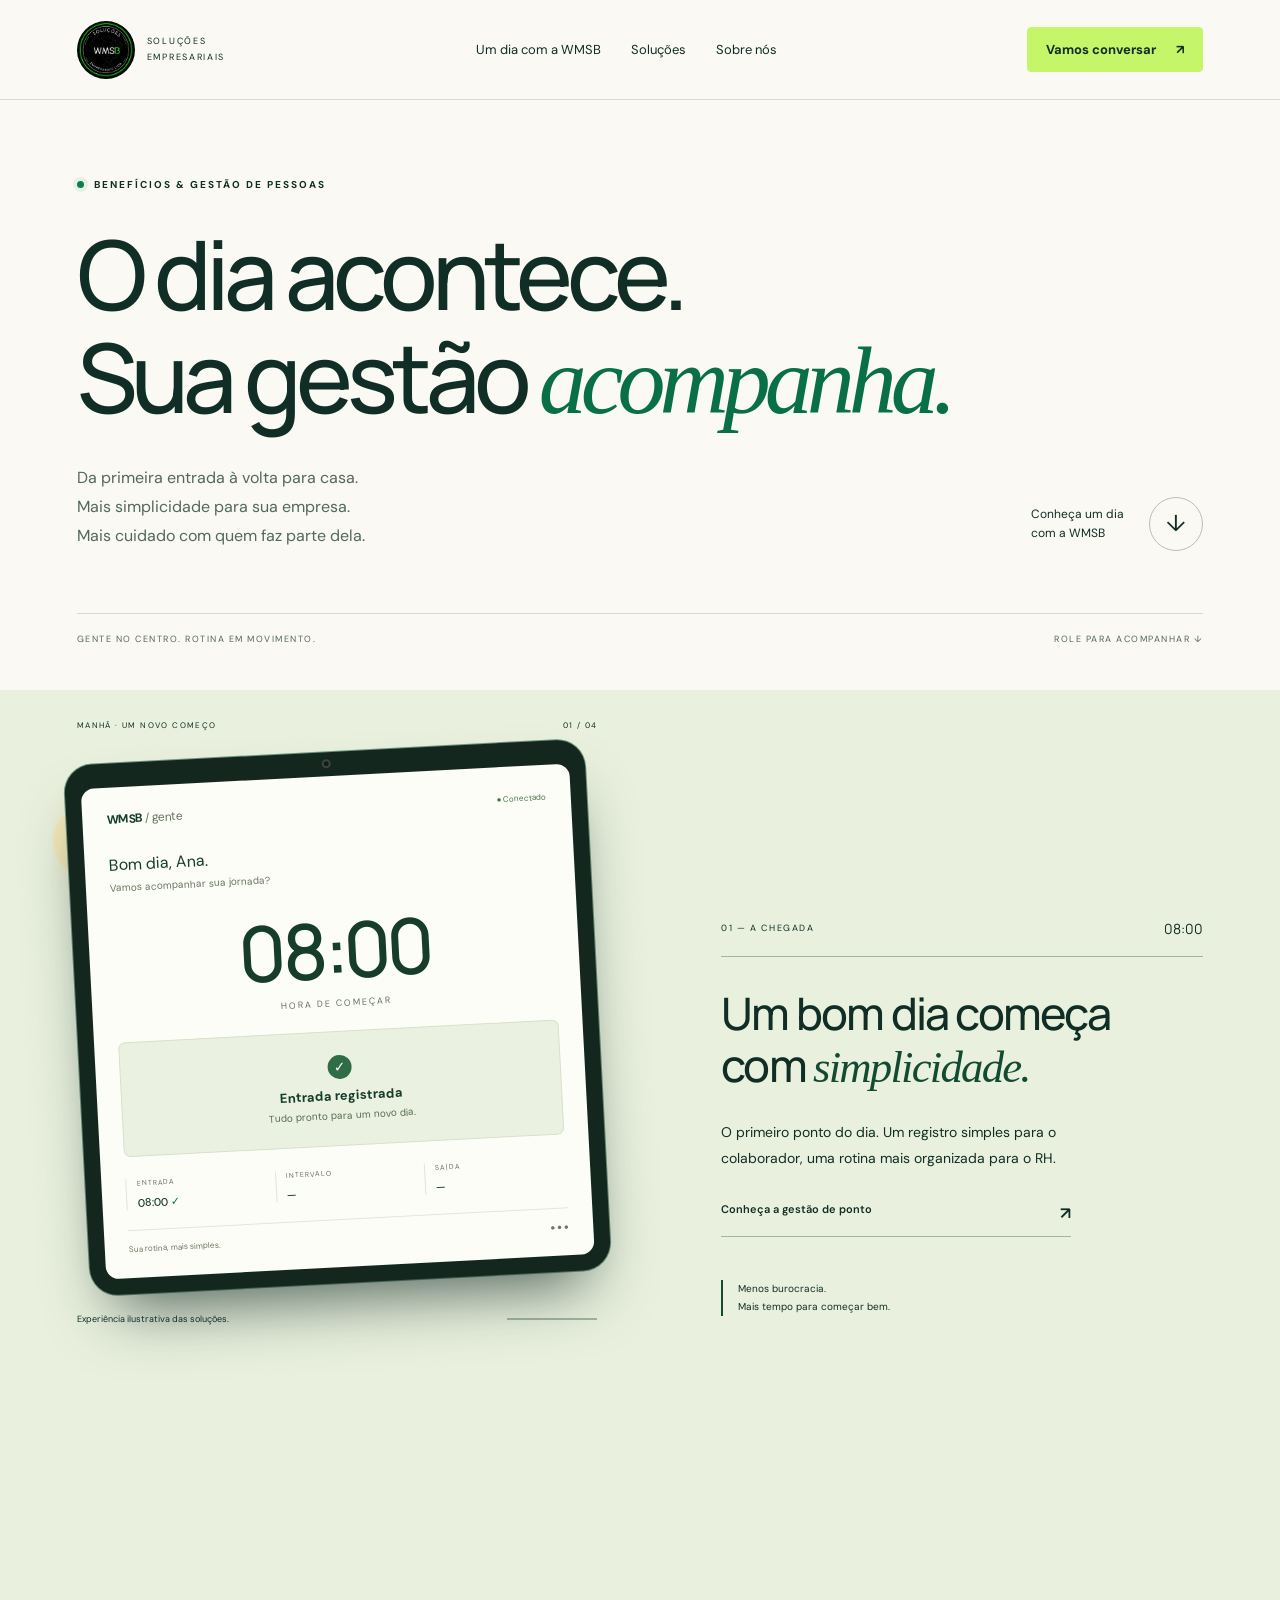
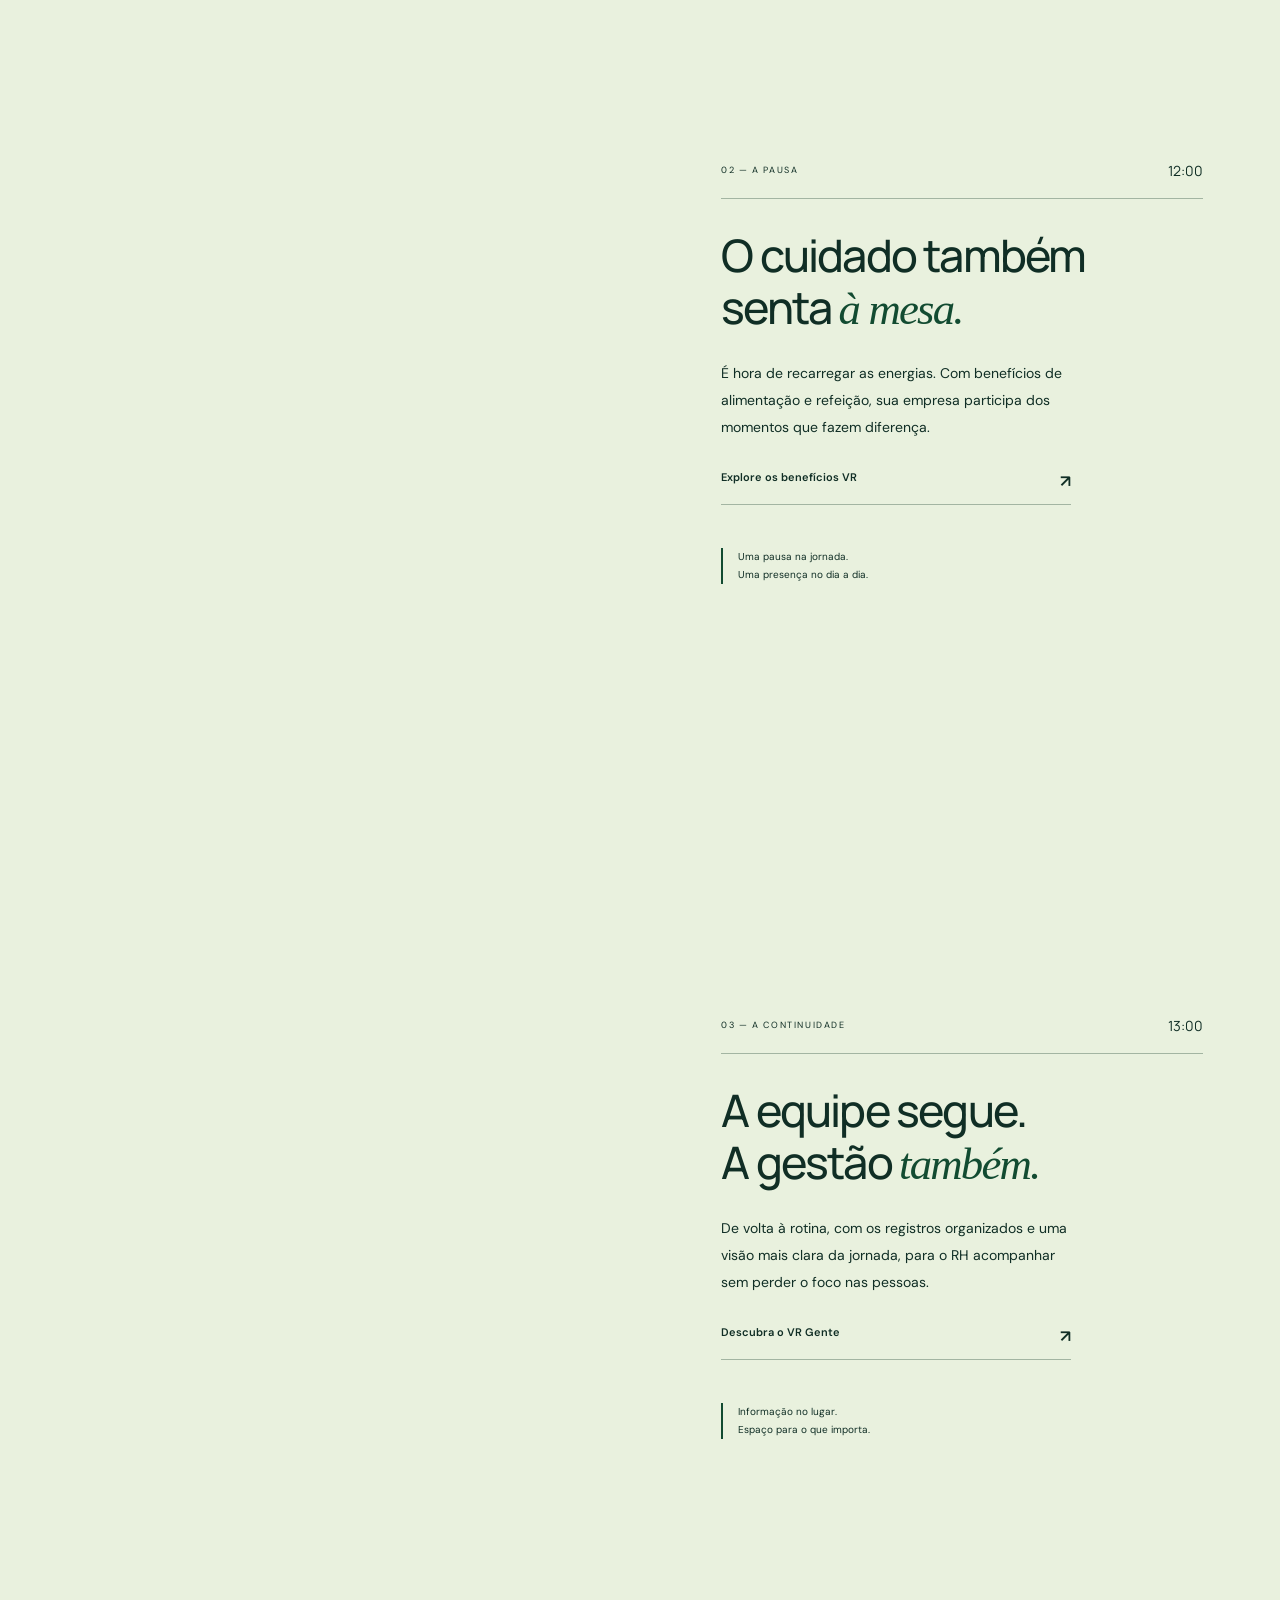
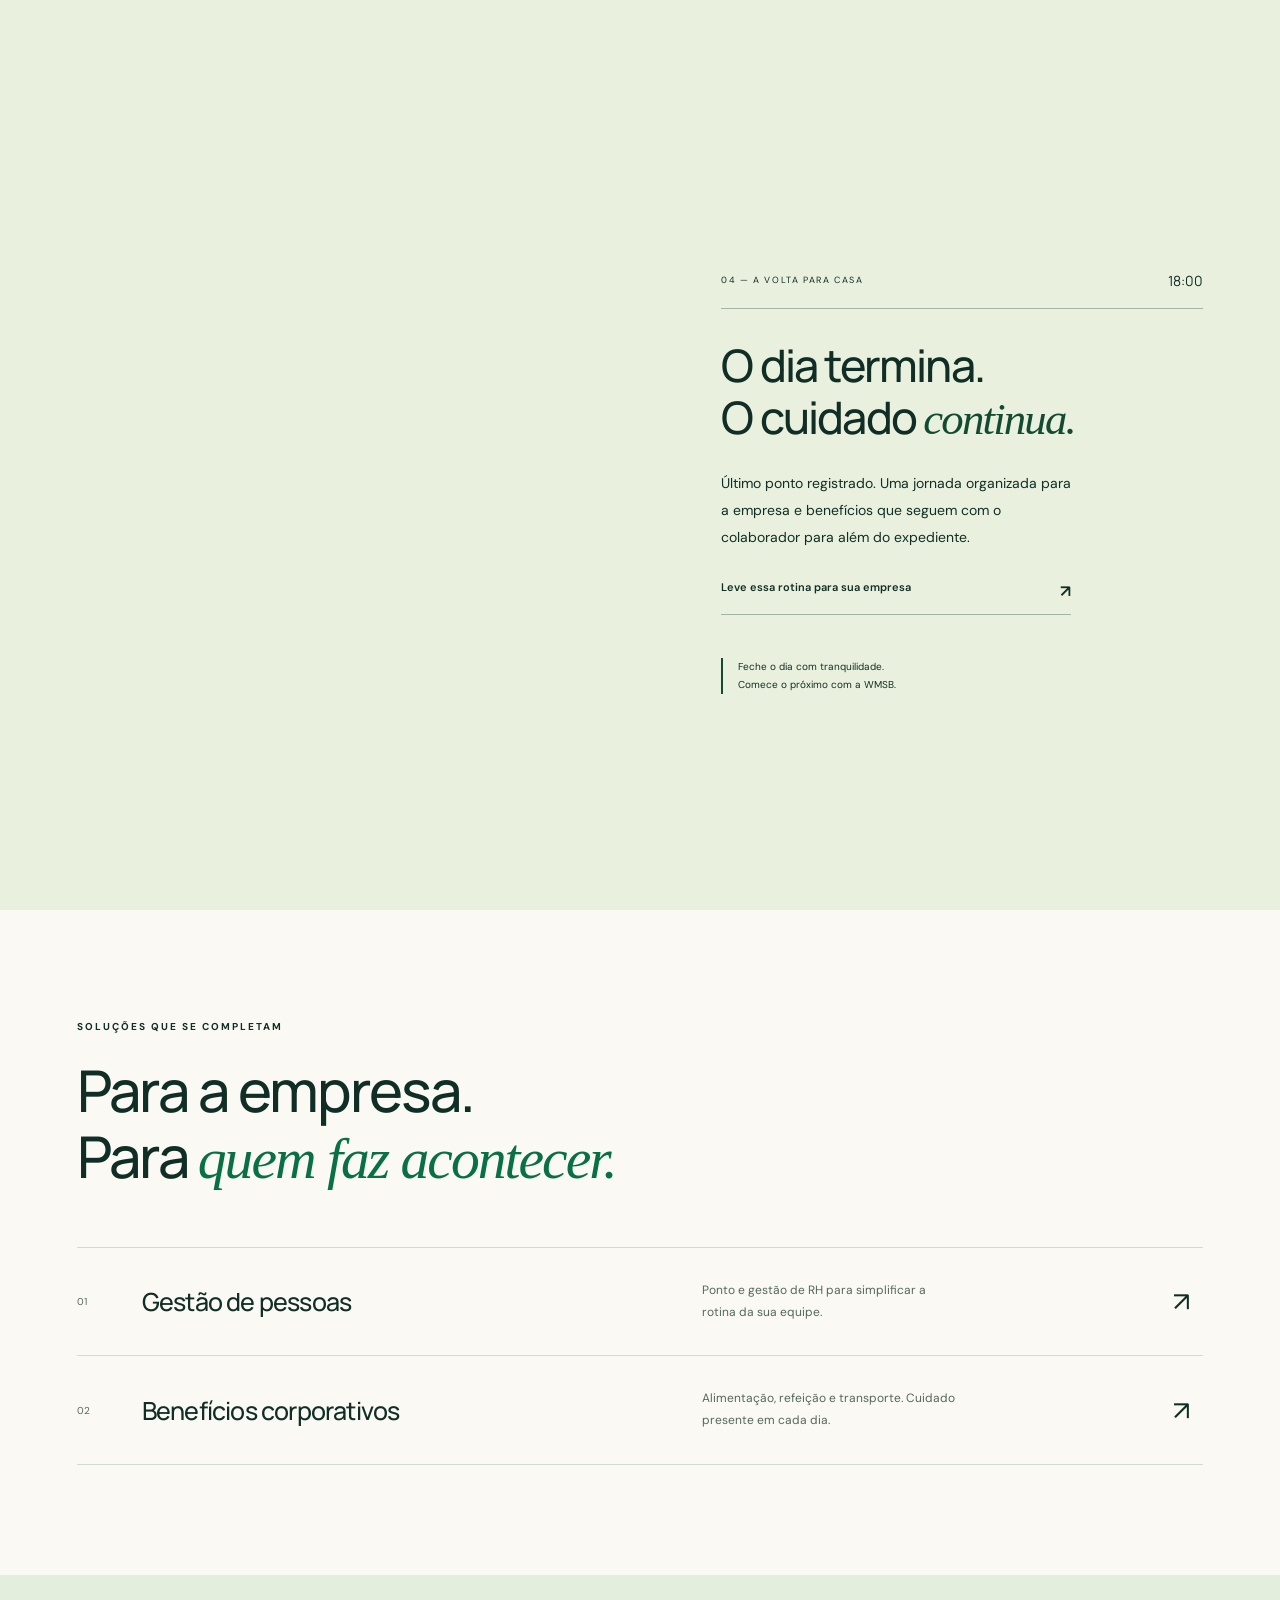
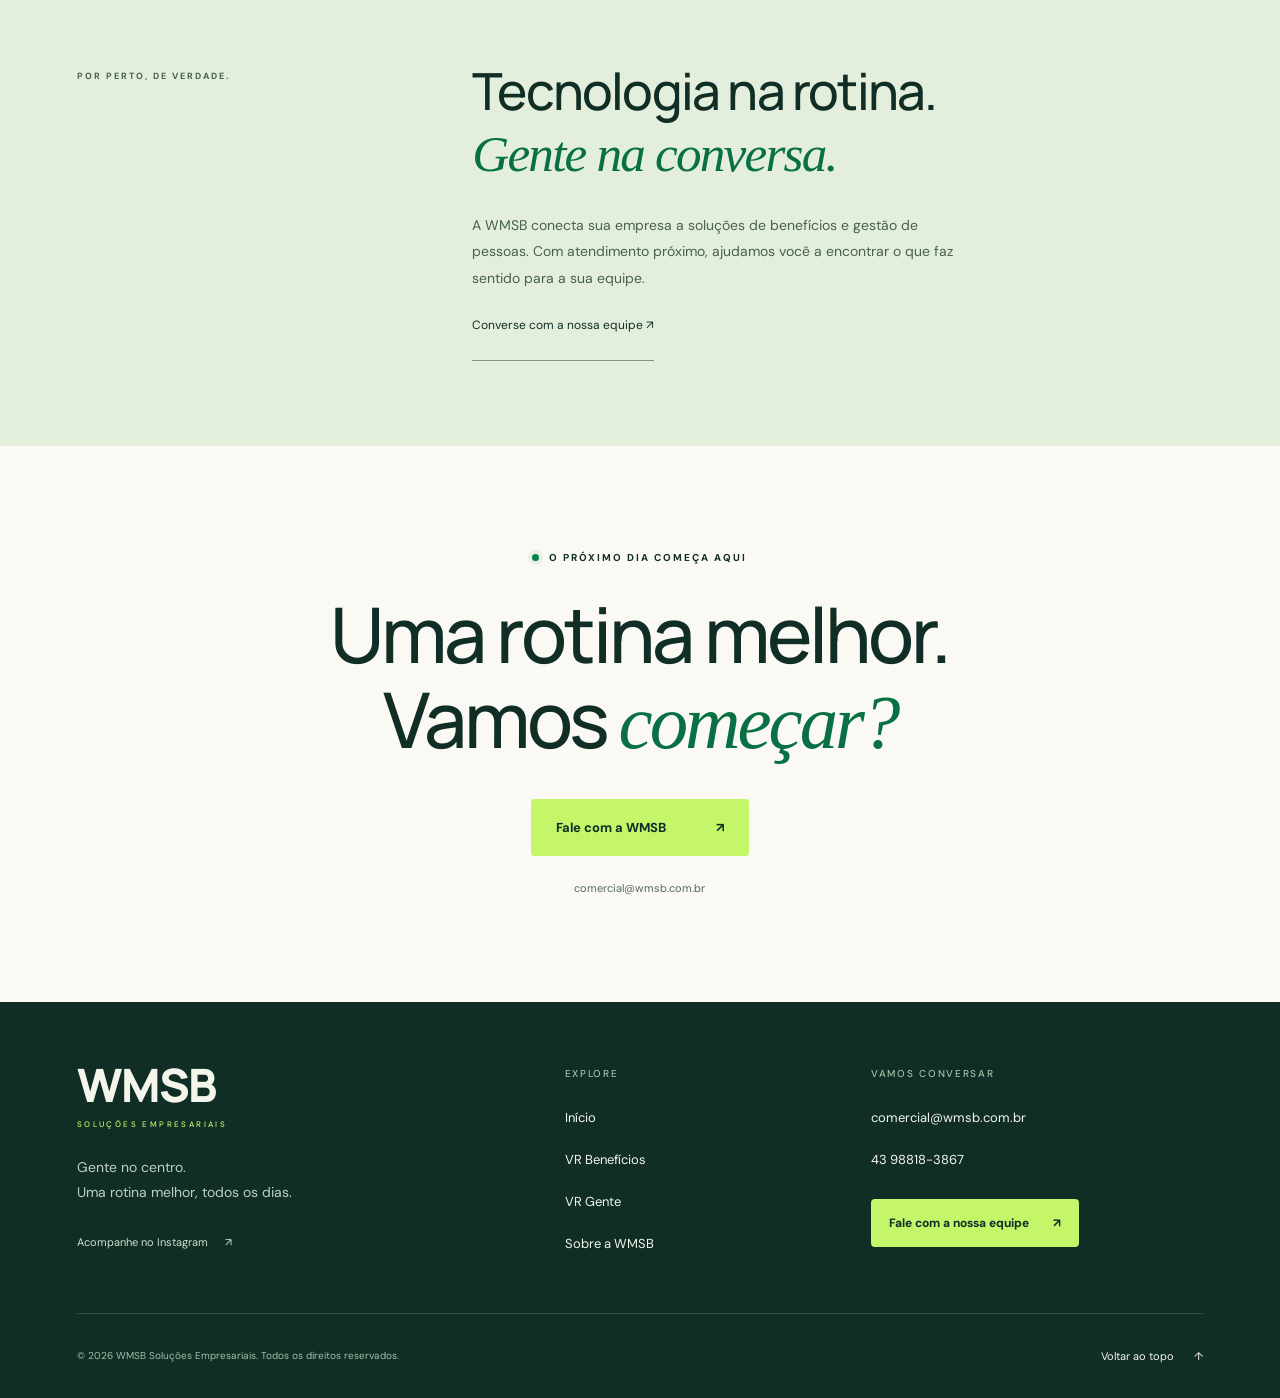
<file: index.html>
<!DOCTYPE html>
<html lang="pt-BR">
<head>
<meta charset="UTF-8"><meta name="viewport" content="width=device-width, initial-scale=1"><meta name="description" content="Benefícios corporativos e gestão de pessoas que acompanham cada momento do seu dia. Conheça a WMSB."><meta name="theme-color" content="#f4f3ed"><title>WMSB — O dia acontece. Sua gestão acompanha.</title><link rel="icon" href="img/favicon.png"><link rel="preconnect" href="https://fonts.googleapis.com"><link rel="preconnect" href="https://fonts.gstatic.com" crossorigin><link href="https://fonts.googleapis.com/css2?family=DM+Sans:wght@400;500;600;700&family=Manrope:wght@400;500;600;700;800&display=swap" rel="stylesheet"><link rel="stylesheet" href="story.css?v=mvv1hvqn"><script src="story.js?v=mvv1hvqn" defer></script>
</head>
<body>
<a class="skip" href="#conteudo">Ir para o conteúdo</a>
<header class="header"><a href="#inicio" class="brand" aria-label="WMSB início"><img src="img/logo.png" alt="WMSB"><span>SOLUÇÕES<br>EMPRESARIAIS</span></a><nav aria-label="Menu principal"><a href="#jornada">Um dia com a WMSB</a><a href="#solucoes">Soluções</a><a href="#sobre">Sobre nós</a></nav><a class="contact" href="https://wa.me/5543988183867" target="_blank" rel="noopener noreferrer">Vamos conversar <span aria-hidden="true">↗︎</span></a></header>
<main id="conteudo">
<section class="hero wrap" id="inicio"><div class="eyebrow"><span class="dot"></span> BENEFÍCIOS & GESTÃO DE PESSOAS</div><h1>O dia acontece.<br>Sua gestão <em>acompanha.</em></h1><div class="hero-bottom"><p>Da primeira entrada à volta para casa.<br>Mais simplicidade para sua empresa.<br>Mais cuidado com quem faz parte dela.</p><a class="round-link" href="#jornada"><span>Conheça um dia<br>com a WMSB</span><span class="circle" aria-hidden="true">↓︎</span></a></div><div class="hero-rule"><span>GENTE NO CENTRO. ROTINA EM MOVIMENTO.</span><span>ROLE PARA ACOMPANHAR ↓︎</span></div></section>
<div class="journey-intro wrap"><span class="eyebrow">CADA MOMENTO IMPORTA</span><p>Acompanhe um dia<br><em>com a WMSB.</em></p></div>
<section class="journey" id="jornada" aria-label="Uma jornada com a WMSB"><div class="journey-layout wrap"><div class="device-column"><div class="device-sticky"><div class="day-sky" aria-hidden="true"><div class="day-sun"></div></div><div class="device-caption"><span id="day-phase">MANHÃ · UM NOVO COMEÇO</span><span id="scene-number">01 / 04</span></div><div class="tablet" data-scene="0"><div class="camera" aria-hidden="true"></div><div class="screen"><div class="screen-top"><strong>WMSB<span> / gente</span></strong><span class="online">● Conectado</span></div><div class="screen-greeting"><span id="greeting">Bom dia, Ana.</span><small>Vamos acompanhar sua jornada?</small></div><div class="clock" id="clock">08:00</div><div class="clock-label" id="clock-label">Hora de começar</div><div class="screen-content"><div class="confirm-mark" aria-hidden="true">✓</div><strong id="screen-title">Entrada registrada</strong><p id="screen-description">Tudo pronto para um novo dia.</p></div><div class="records"><div><span>ENTRADA</span><strong>08:00 <b>✓</b></strong></div><div><span>INTERVALO</span><strong id="record-break">—</strong></div><div><span>SAÍDA</span><strong id="record-exit">—</strong></div></div><div class="screen-bottom"><span>Sua rotina, mais simples.</span><span>● ● ●</span></div></div></div><div class="device-foot"><span>Experiência ilustrativa das soluções.</span><div class="progress-track"><span id="progress"></span></div></div></div></div>
<div class="mobile-clockbar" aria-hidden="true"><span class="mini-brand">WMSB<span> SUA JORNADA</span></span><div class="mini-time" id="mobile-clock">08:00</div><span class="mini-status" id="mobile-status">Entrada registrada</span><div class="mini-progress"><span id="mobile-progress"></span></div></div>
<div class="chapters">
<article class="chapter" data-step="0"><div class="chapter-label">01 — A CHEGADA <span>08:00</span></div><h2>Um bom dia começa<br>com <em>simplicidade.</em></h2><p>O primeiro ponto do dia. Um registro simples para o colaborador, uma rotina mais organizada para o RH.</p><a href="vr-gente.html">Conheça a gestão de ponto <span>↗︎</span></a><div class="chapter-note">Menos burocracia.<br>Mais tempo para começar bem.</div></article>
<article class="chapter" data-step="1"><div class="chapter-label">02 — A PAUSA <span>12:00</span></div><h2>O cuidado também<br>senta <em>à mesa.</em></h2><p>É hora de recarregar as energias. Com benefícios de alimentação e refeição, sua empresa participa dos momentos que fazem diferença.</p><a href="vr-beneficios.html">Explore os benefícios VR <span>↗︎</span></a><div class="chapter-note">Uma pausa na jornada.<br>Uma presença no dia a dia.</div></article>
<article class="chapter" data-step="2"><div class="chapter-label">03 — A CONTINUIDADE <span>13:00</span></div><h2>A equipe segue.<br>A gestão <em>também.</em></h2><p>De volta à rotina, com os registros organizados e uma visão mais clara da jornada, para o RH acompanhar sem perder o foco nas pessoas.</p><a href="vr-gente.html">Descubra o VR Gente <span>↗︎</span></a><div class="chapter-note">Informação no lugar.<br>Espaço para o que importa.</div></article>
<article class="chapter" data-step="3"><div class="chapter-label">04 — A VOLTA PARA CASA <span>18:00</span></div><h2>O dia termina.<br>O cuidado <em>continua.</em></h2><p>Último ponto registrado. Uma jornada organizada para a empresa e benefícios que seguem com o colaborador para além do expediente.</p><a href="#contato">Leve essa rotina para sua empresa <span>↗︎</span></a><div class="chapter-note">Feche o dia com tranquilidade.<br>Comece o próximo com a WMSB.</div></article>
</div></div></section>
<section class="solutions wrap" id="solucoes"><div class="section-heading"><span class="eyebrow">SOLUÇÕES QUE SE COMPLETAM</span><h2>Para a empresa.<br>Para <em>quem faz acontecer.</em></h2></div><a class="solution-row" href="vr-gente.html"><span class="row-number">01</span><h3>Gestão de pessoas</h3><p>Ponto e gestão de RH para simplificar a rotina da sua equipe.</p><span class="row-arrow">↗︎</span></a><a class="solution-row" href="vr-beneficios.html"><span class="row-number">02</span><h3>Benefícios corporativos</h3><p>Alimentação, refeição e transporte. Cuidado presente em cada dia.</p><span class="row-arrow">↗︎</span></a></section>
<section class="about" id="sobre"><div class="wrap about-grid"><span class="eyebrow">POR PERTO, DE VERDADE.</span><div><h2>Tecnologia na rotina.<br><em>Gente na conversa.</em></h2><p>A WMSB conecta sua empresa a soluções de benefícios e gestão de pessoas. Com atendimento próximo, ajudamos você a encontrar o que faz sentido para a sua equipe.</p><a href="https://wa.me/5543988183867" target="_blank" rel="noopener noreferrer">Converse com a nossa equipe ↗︎</a></div></div></section>
<section class="closing wrap" id="contato"><div class="eyebrow"><span class="dot"></span> O PRÓXIMO DIA COMEÇA AQUI</div><h2>Uma rotina melhor.<br>Vamos <em>começar?</em></h2><a class="button" href="https://wa.me/5543988183867?text=Ol%C3%A1!%20Quero%20conhecer%20as%20solu%C3%A7%C3%B5es%20da%20WMSB%20para%20minha%20empresa." target="_blank" rel="noopener noreferrer">Fale com a WMSB <span>↗︎</span></a><a class="email" href="mailto:comercial@wmsb.com.br">comercial@wmsb.com.br</a></section>
</main><footer class="site-footer"><div class="wrap footer-main"><div class="footer-identity"><a class="footer-wordmark" href="index.html" aria-label="WMSB início">WMSB<span>SOLUÇÕES EMPRESARIAIS</span></a><p>Gente no centro.<br>Uma rotina melhor, todos os dias.</p><a class="footer-social-link" href="https://www.instagram.com/wmsbsolucoes/" target="_blank" rel="noopener noreferrer">Acompanhe no Instagram <span aria-hidden="true">↗︎</span></a></div><nav class="footer-column" aria-label="Navegação do rodapé"><h2>Explore</h2><a href="index.html">Início</a><a href="vr-beneficios.html">VR Benefícios</a><a href="vr-gente.html">VR Gente</a><a href="index.html#sobre">Sobre a WMSB</a></nav><div class="footer-column footer-talk"><h2>Vamos conversar</h2><a href="mailto:comercial@wmsb.com.br">comercial@wmsb.com.br</a><a href="tel:+5543988183867">43 98818-3867</a><a class="footer-contact" href="https://wa.me/5543988183867">Fale com a nossa equipe <span aria-hidden="true">↗︎</span></a></div></div><div class="wrap footer-base"><small>© 2026 WMSB Soluções Empresariais.<br class="footer-mobile-break"> Todos os direitos reservados.</small><a href="#inicio">Voltar ao topo <span aria-hidden="true">↑︎</span></a></div></footer>
<dialog class="contact-dialog" id="contact-dialog" aria-labelledby="contact-title" aria-describedby="contact-description">
<div class="dialog-heading"><span class="eyebrow">VAMOS CONVERSAR</span><button type="button" class="dialog-close" aria-label="Fechar formulário">×</button></div>
<h2 id="contact-title">O próximo passo<br>é <em>com a gente.</em></h2>
<p id="contact-description">Conte um pouco sobre sua empresa. Ao continuar, seus dados serão enviados em uma mensagem no WhatsApp.</p>
<form id="contact-form">
<div class="form-grid">
<label>Seu nome<input name="nome" autocomplete="name" required maxlength="120"></label>
<label>Empresa<input name="empresa" autocomplete="organization" required maxlength="160"></label>
<label>Ramo de atividade<input name="ramo" required maxlength="160"></label>
<label>Quantidade de funcionários<input name="funcionarios" type="number" min="1" step="1" inputmode="numeric" required></label>
<label class="full-field">Solução de interesse<select name="solucao" required><option value="" disabled selected>Selecione uma solução</option><option>VR Gente</option><option>VR Benefícios</option></select></label>
<label class="full-field">Dúvidas ou mensagem <span class="optional">(opcional)</span><textarea name="mensagem" rows="3" maxlength="2000" placeholder="Como podemos ajudar sua equipe?"></textarea></label>
</div>
<div class="form-actions"><button class="cancel-contact" type="button">Cancelar</button><button class="send-contact" type="submit">Continuar no WhatsApp <span aria-hidden="true">↗︎</span></button></div>
</form></dialog>
<script src="contact.js?v=mvv1hvqn" defer></script>
</body></html>
</file>
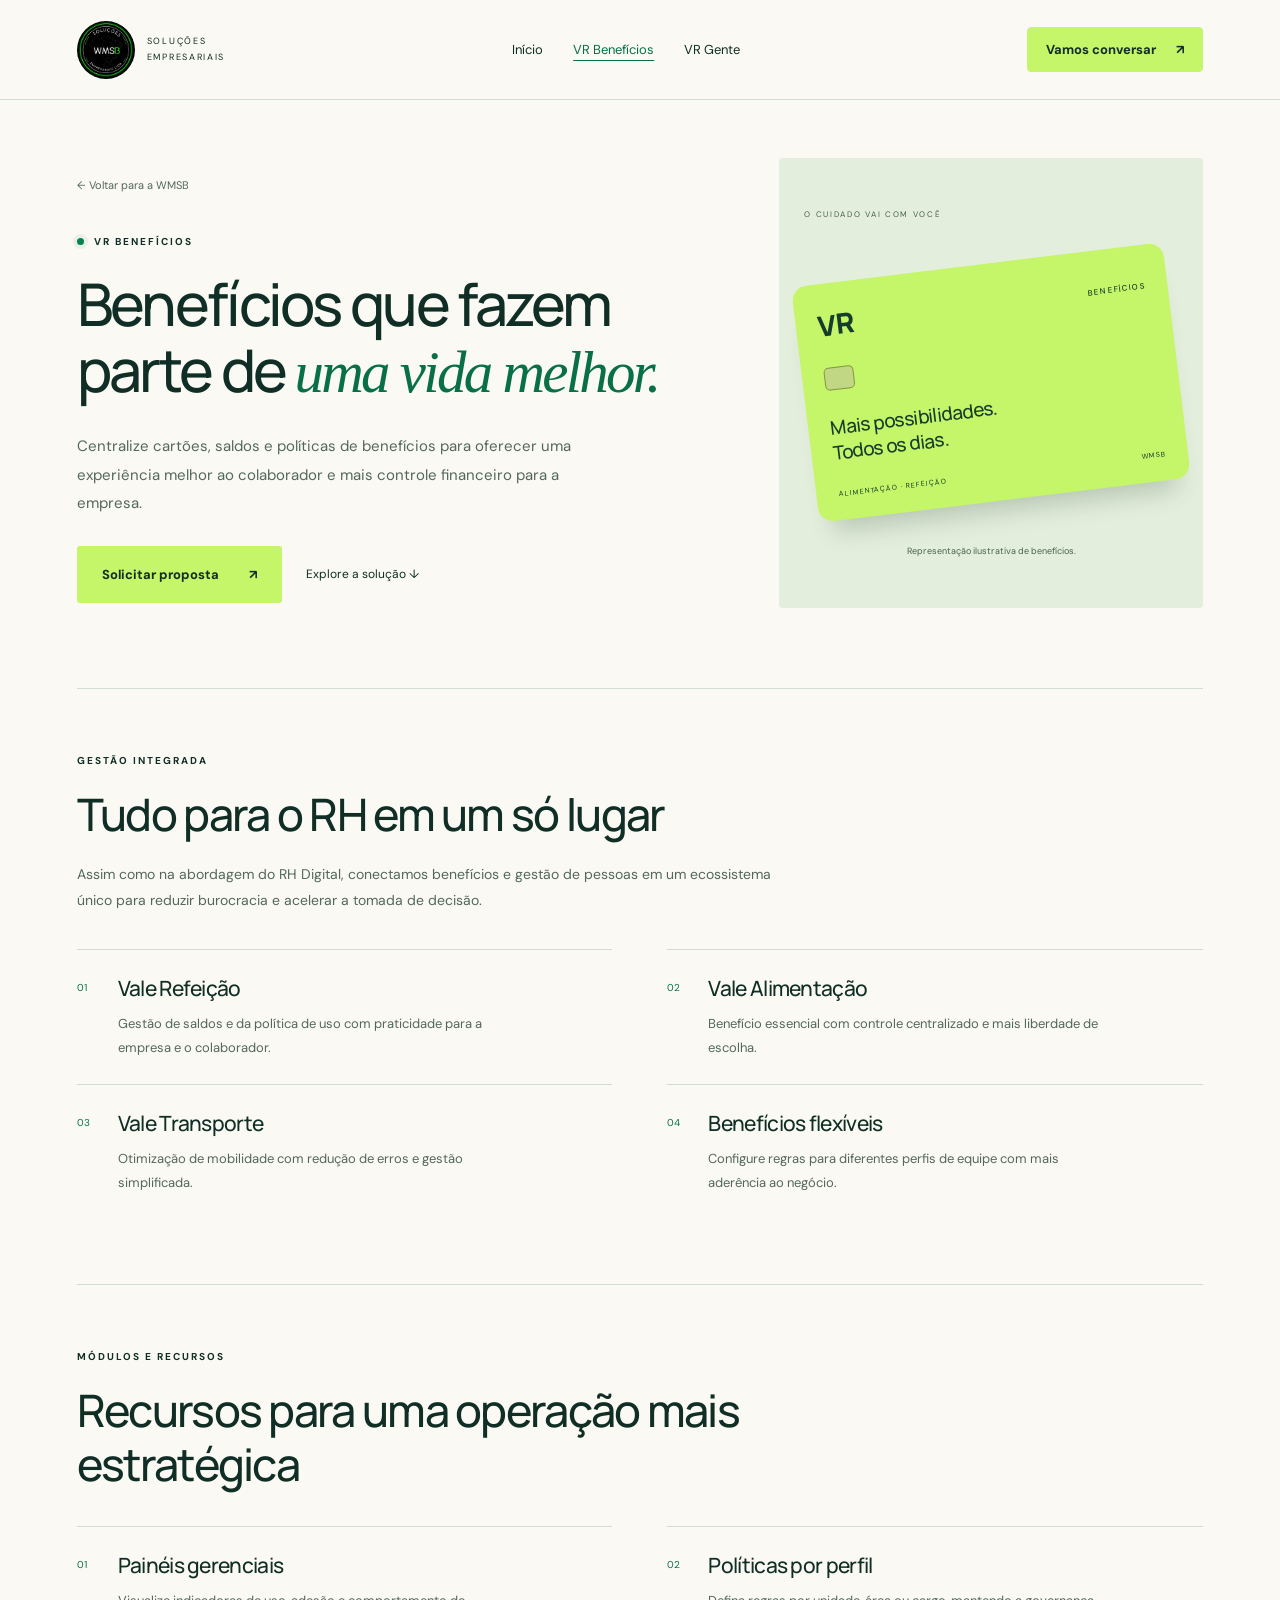
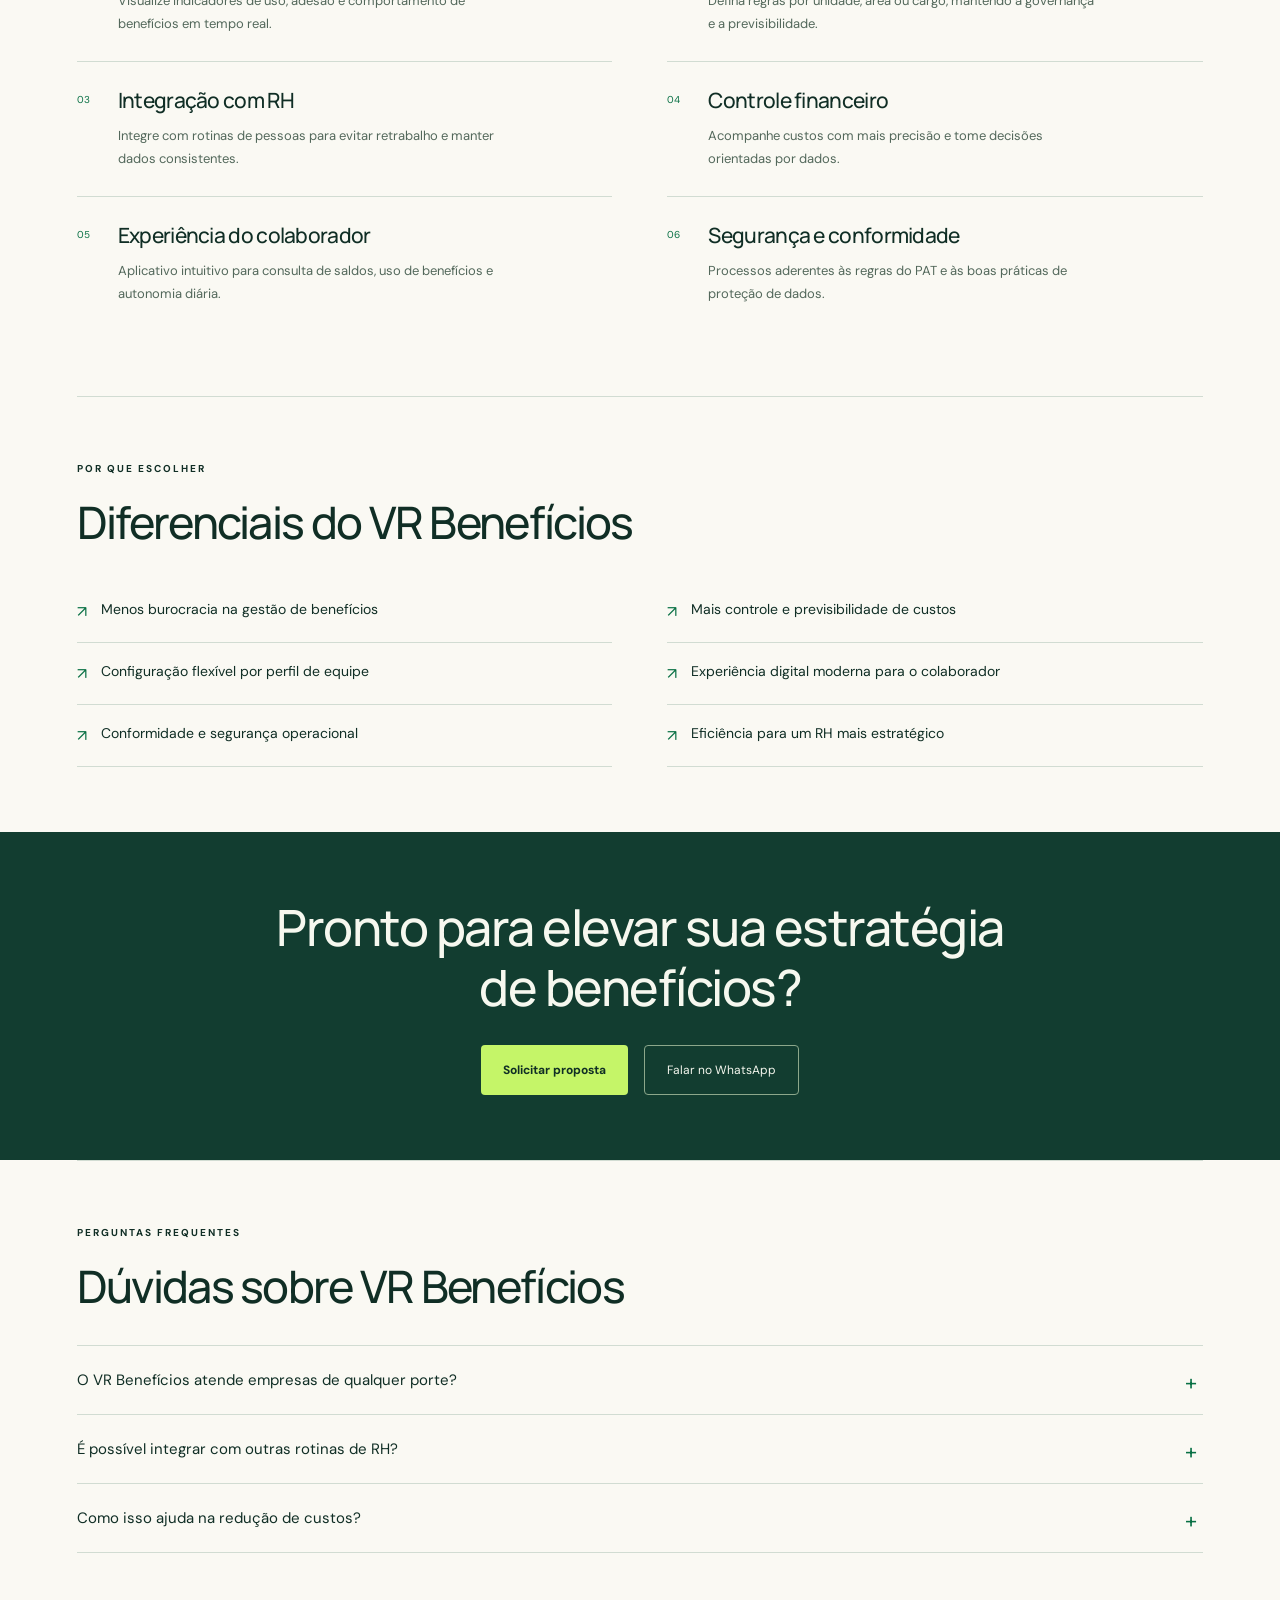
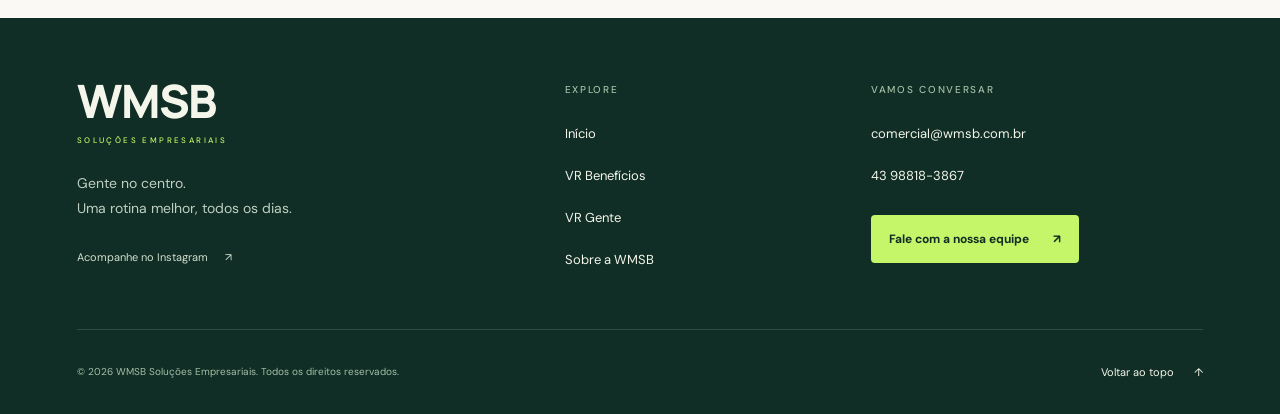
<file: vr-beneficios.html>
﻿<!DOCTYPE html>
<html lang="pt-BR">
<head>
  <meta charset="UTF-8" />
  <meta name="viewport" content="width=device-width, initial-scale=1.0" />
  <meta name="description" content="VR Benefícios da WMSB: gestão inteligente de benefícios corporativos com mais controle, economia e experiência para o colaborador." />
  <title>VR Benefícios | WMSB Soluções Empresariais</title>
  <link rel="icon" type="image/png" href="img/logo.png" />
  <link rel="shortcut icon" href="img/logo.png" />
  <link rel="apple-touch-icon" href="img/logo.png" />
  <link rel="preconnect" href="https://fonts.googleapis.com" />
  <link rel="preconnect" href="https://fonts.gstatic.com" crossorigin />
  <link href="https://fonts.googleapis.com/css2?family=DM+Sans:wght@400;500;600;700&family=Manrope:wght@400;500;600;700;800&display=swap" rel="stylesheet">
<link rel="stylesheet" href="story.css?v=mvv1hvqn"><link rel="stylesheet" href="product.css?v=mvv1hvqn">
</head>
<body class="product-page">
<a class="skip" href="#conteudo">Ir para o conteúdo</a>


  <main id="conteudo">
    <header class="header"><a href="index.html" class="brand" aria-label="WMSB início"><img src="img/logo.png" alt="WMSB"><span>SOLUÇÕES<br>EMPRESARIAIS</span></a><nav aria-label="Menu principal"><a href="index.html">Início</a><a href="vr-beneficios.html" aria-current="page">VR Benefícios</a><a href="vr-gente.html" >VR Gente</a></nav><a class="contact" href="https://wa.me/5543988183867" target="_blank" rel="noopener noreferrer" data-solution="VR Benefícios">Vamos conversar <span aria-hidden="true">↗︎</span></a></header>

    <section class="product-hero wrap" id="inicio"><div class="product-hero-copy"><a class="back-home" href="index.html">←︎ Voltar para a WMSB</a><div class="eyebrow"><span class="dot"></span>VR BENEFÍCIOS</div><h1>Benefícios que fazem<br>parte de <em>uma vida melhor.</em></h1><p class="product-lead">Centralize cartões, saldos e políticas de benefícios para oferecer uma experiência melhor ao colaborador e mais controle financeiro para a empresa.</p><div class="product-actions"><a class="button" href="https://wa.me/5543988183867" data-solution="VR Benefícios">Solicitar proposta <span>↗︎</span></a><a class="text-action" href="#solucoes-rh">Explore a solução ↓︎</a></div></div><div class="product-media benefits-media"><span class="media-label">O CUIDADO VAI COM VOCÊ</span><div class="benefit-card"><div class="card-brand">VR <span>BENEFÍCIOS</span></div><span class="card-chip" aria-hidden="true"></span><strong>Mais possibilidades.<br>Todos os dias.</strong><div class="card-bottom"><span>ALIMENTAÇÃO · REFEIÇÃO</span><span>WMSB</span></div></div><span class="media-foot">Representação ilustrativa de benefícios.</span></div></section>

    <section class="product-section wrap" id="solucoes-rh">
      <p class="eyebrow">GESTÃO INTEGRADA</p>
      <h2>Tudo para o RH em um só lugar</h2>
      <p class="vr-lead">Assim como na abordagem do RH Digital, conectamos benefícios e gestão de pessoas em um ecossistema único para reduzir burocracia e acelerar a tomada de decisão.</p>
      <div class="rb-suite-grid">
        <article class="card"><h3>Vale Refeição</h3><p>Gestão de saldos e da política de uso com praticidade para a empresa e o colaborador.</p></article>
        <article class="card"><h3>Vale Alimentação</h3><p>Benefício essencial com controle centralizado e mais liberdade de escolha.</p></article>
        <article class="card"><h3>Vale Transporte</h3><p>Otimização de mobilidade com redução de erros e gestão simplificada.</p></article>
        <article class="card"><h3>Benefícios flexíveis</h3><p>Configure regras para diferentes perfis de equipe com mais aderência ao negócio.</p></article>
      </div>
    </section>

    <section class="product-section wrap" id="modulos-rh">
      <p class="eyebrow">MÓDULOS E RECURSOS</p>
      <h2>Recursos para uma operação mais estratégica</h2>
      <div class="rb-module-grid">
        <article class="rb-module"><h3>Painéis gerenciais</h3><p>Visualize indicadores de uso, adesão e comportamento de benefícios em tempo real.</p></article>
        <article class="rb-module"><h3>Políticas por perfil</h3><p>Defina regras por unidade, área ou cargo, mantendo a governança e a previsibilidade.</p></article>
        <article class="rb-module"><h3>Integração com RH</h3><p>Integre com rotinas de pessoas para evitar retrabalho e manter dados consistentes.</p></article>
        <article class="rb-module"><h3>Controle financeiro</h3><p>Acompanhe custos com mais precisão e tome decisões orientadas por dados.</p></article>
        <article class="rb-module"><h3>Experiência do colaborador</h3><p>Aplicativo intuitivo para consulta de saldos, uso de benefícios e autonomia diária.</p></article>
        <article class="rb-module"><h3>Segurança e conformidade</h3><p>Processos aderentes às regras do PAT e às boas práticas de proteção de dados.</p></article>
      </div>
    </section>

    <section class="product-section wrap" id="diferenciais-beneficios">
      <p class="eyebrow">POR QUE ESCOLHER</p>
      <h2>Diferenciais do VR Benefícios</h2>
      <div class="vr-benefits-grid">
        <div class="vr-benefit-item"><span>Menos burocracia na gestão de benefícios</span></div>
        <div class="vr-benefit-item"><span>Mais controle e previsibilidade de custos</span></div>
        <div class="vr-benefit-item"><span>Configuração flexível por perfil de equipe</span></div>
        <div class="vr-benefit-item"><span>Experiência digital moderna para o colaborador</span></div>
        <div class="vr-benefit-item"><span>Conformidade e segurança operacional</span></div>
        <div class="vr-benefit-item"><span>Eficiência para um RH mais estratégico</span></div>
      </div>
    </section>

    <section class="vr-cta">
      <h2>Pronto para elevar sua estratégia de benefícios?</h2>
      <div class="hero-actions">
        <a class="btn btn-primary" href="https://wa.me/5543988183867" target="_blank" rel="noopener noreferrer" data-solution="VR Benefícios">Solicitar proposta</a>
        <a class="btn btn-outline" href="https://wa.me/5543988183867" target="_blank" rel="noopener noreferrer" data-solution="VR Benefícios">Falar no WhatsApp</a>
      </div>
    </section>

    <section class="product-section wrap faq-section" id="faq-beneficios">
      <p class="eyebrow">PERGUNTAS FREQUENTES</p>
      <h2>Dúvidas sobre VR Benefícios</h2>
      <div class="faq-list">
        <details class="product-faq"><summary>O VR Benefícios atende empresas de qualquer porte?</summary><div><p>Sim. A solução é escalável e se adapta tanto a pequenas empresas quanto a operações com múltiplas unidades.</p></div></details>
        <details class="product-faq"><summary>É possível integrar com outras rotinas de RH?</summary><div><p>Sim. A plataforma foi pensada para trabalhar conectada a processos de gestão de pessoas e a dados estratégicos.</p></div></details>
        <details class="product-faq"><summary>Como isso ajuda na redução de custos?</summary><div><p>Com gestão centralizada, visibilidade de indicadores e menos retrabalho operacional, o RH ganha eficiência e controle financeiro.</p></div></details>
      </div>
    </section>

    <footer class="site-footer"><div class="wrap footer-main"><div class="footer-identity"><a class="footer-wordmark" href="index.html" aria-label="WMSB início">WMSB<span>SOLUÇÕES EMPRESARIAIS</span></a><p>Gente no centro.<br>Uma rotina melhor, todos os dias.</p><a class="footer-social-link" href="https://www.instagram.com/wmsbsolucoes/" target="_blank" rel="noopener noreferrer">Acompanhe no Instagram <span aria-hidden="true">↗︎</span></a></div><nav class="footer-column" aria-label="Navegação do rodapé"><h2>Explore</h2><a href="index.html">Início</a><a href="vr-beneficios.html">VR Benefícios</a><a href="vr-gente.html">VR Gente</a><a href="index.html#sobre">Sobre a WMSB</a></nav><div class="footer-column footer-talk"><h2>Vamos conversar</h2><a href="mailto:comercial@wmsb.com.br">comercial@wmsb.com.br</a><a href="tel:+5543988183867">43 98818-3867</a><a class="footer-contact" href="https://wa.me/5543988183867" data-solution="VR Benefícios">Fale com a nossa equipe <span aria-hidden="true">↗︎</span></a></div></div><div class="wrap footer-base"><small>© 2026 WMSB Soluções Empresariais.<br class="footer-mobile-break"> Todos os direitos reservados.</small><a href="#conteudo">Voltar ao topo <span aria-hidden="true">↑︎</span></a></div></footer>
  </main>

  
  
  <dialog class="contact-dialog" id="contact-dialog" aria-labelledby="contact-title" aria-describedby="contact-description">
<div class="dialog-heading"><span class="eyebrow">VAMOS CONVERSAR</span><button type="button" class="dialog-close" aria-label="Fechar formulário">×</button></div>
<h2 id="contact-title">O próximo passo<br>é <em>com a gente.</em></h2>
<p id="contact-description">Conte um pouco sobre sua empresa. Ao continuar, seus dados serão enviados em uma mensagem no WhatsApp.</p>
<form id="contact-form">
<div class="form-grid">
<label>Seu nome<input name="nome" autocomplete="name" required maxlength="120"></label>
<label>Empresa<input name="empresa" autocomplete="organization" required maxlength="160"></label>
<label>Ramo de atividade<input name="ramo" required maxlength="160"></label>
<label>Quantidade de funcionários<input name="funcionarios" type="number" min="1" step="1" inputmode="numeric" required></label>
<label class="full-field">Solução de interesse<select name="solucao" required><option value="" disabled selected>Selecione uma solução</option><option>VR Gente</option><option>VR Benefícios</option></select></label>
<label class="full-field">Dúvidas ou mensagem <span class="optional">(opcional)</span><textarea name="mensagem" rows="3" maxlength="2000" placeholder="Como podemos ajudar sua equipe?"></textarea></label>
</div>
<div class="form-actions"><button class="cancel-contact" type="button">Cancelar</button><button class="send-contact" type="submit">Continuar no WhatsApp <span aria-hidden="true">↗︎</span></button></div>
</form></dialog>
<script src="contact.js?v=mvv1hvqn" defer></script>
</body>
</html>
</file>
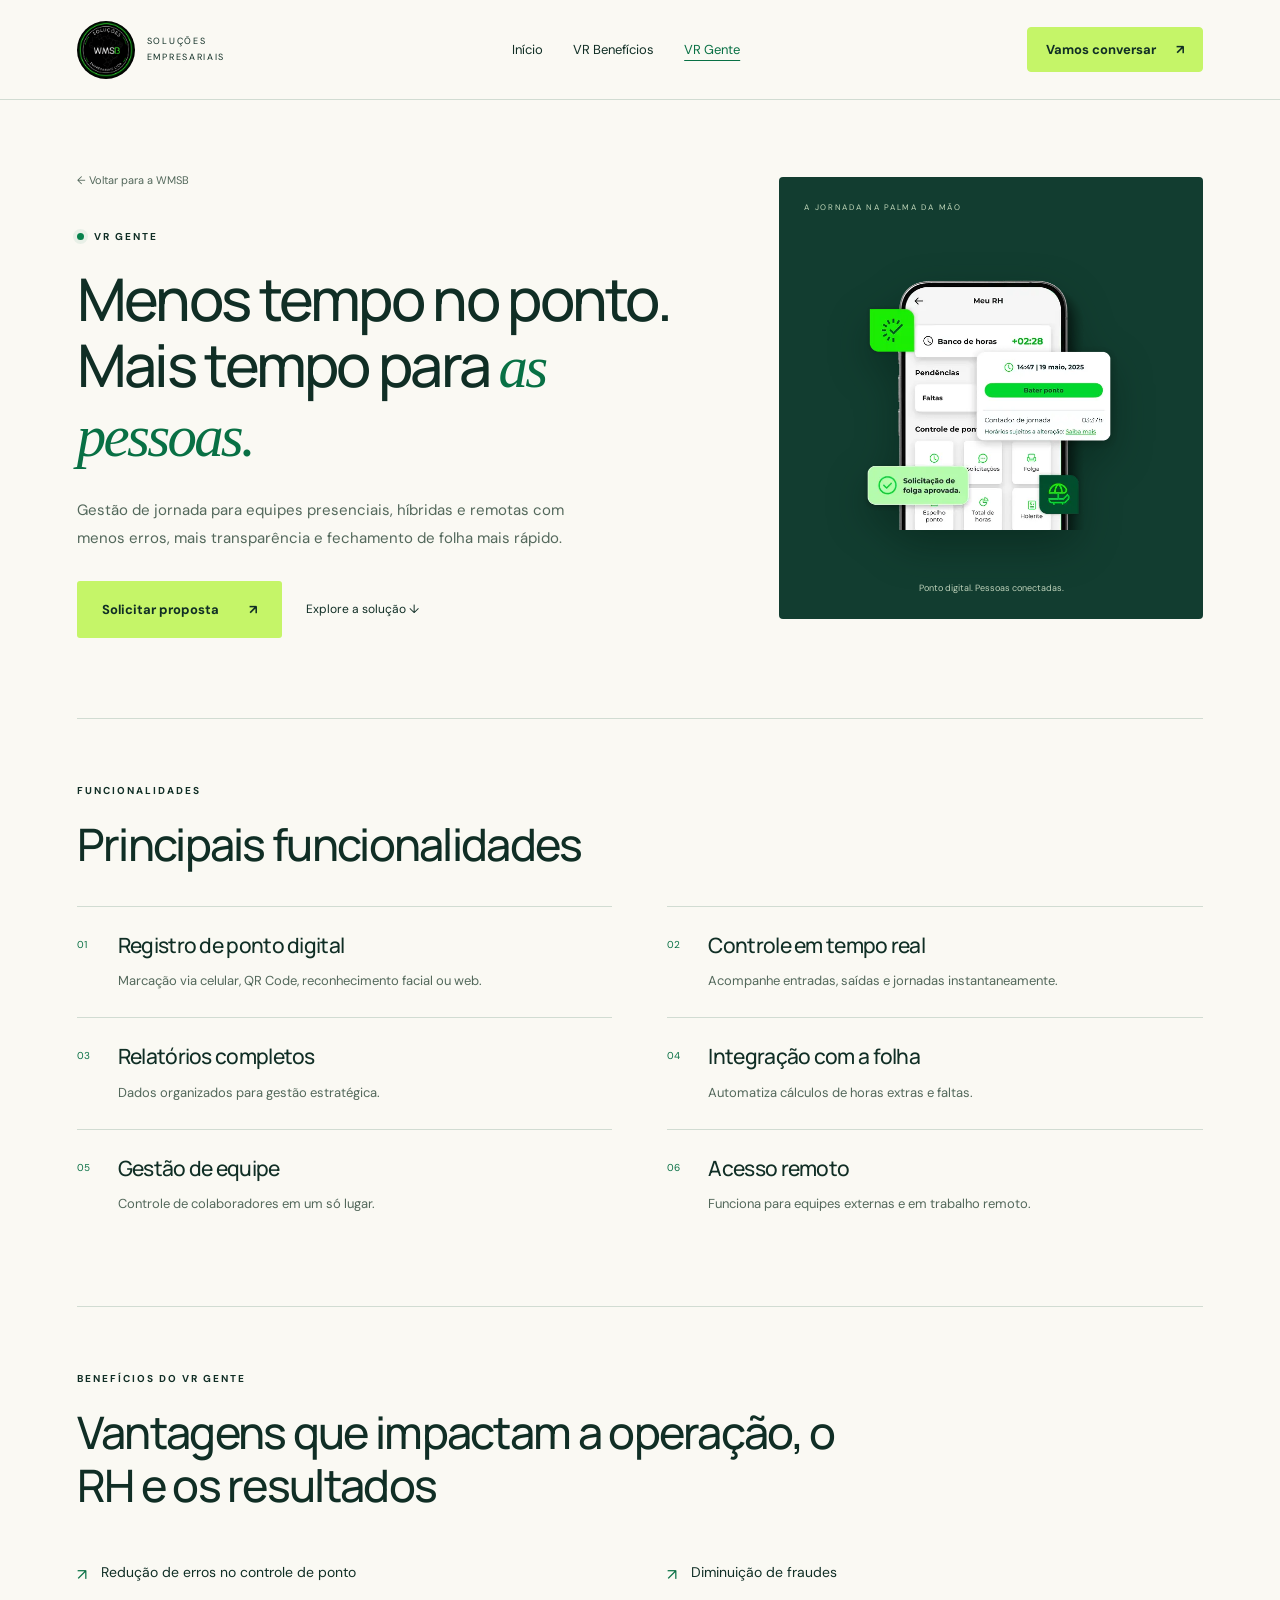
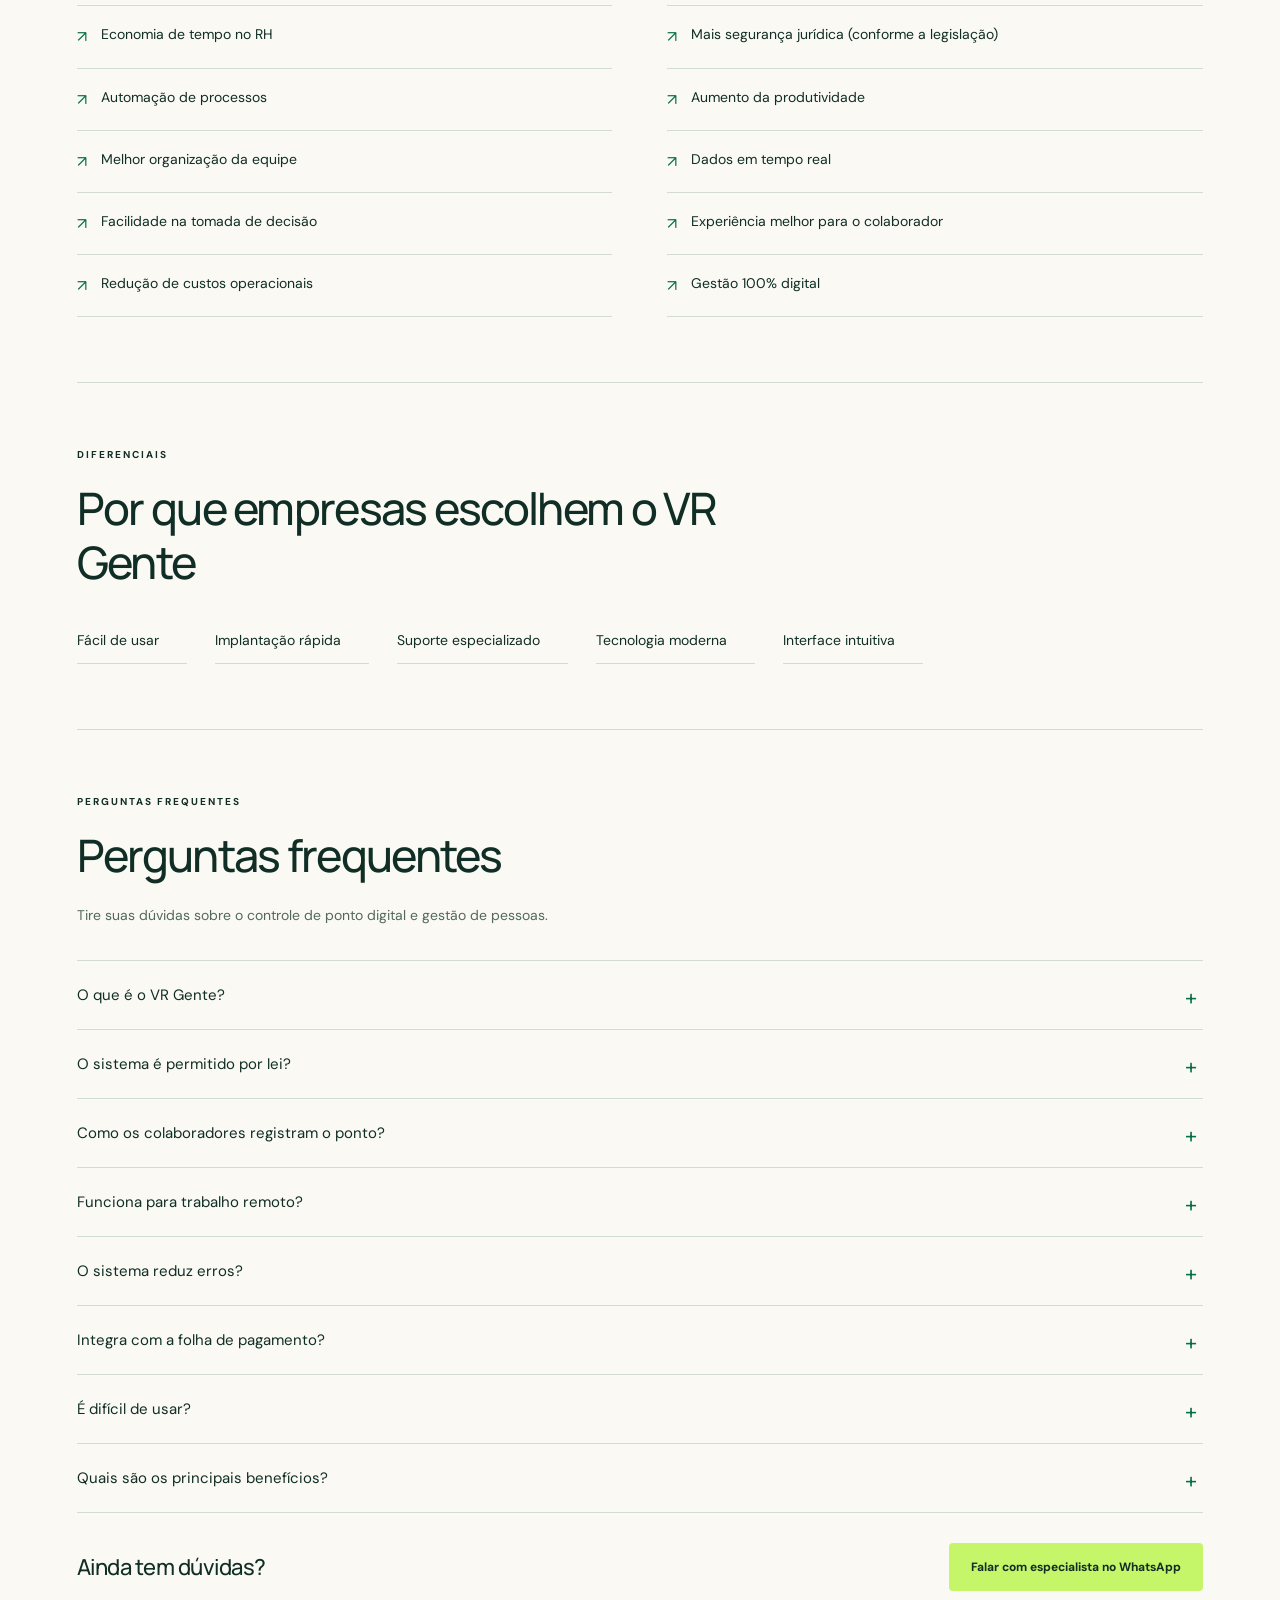
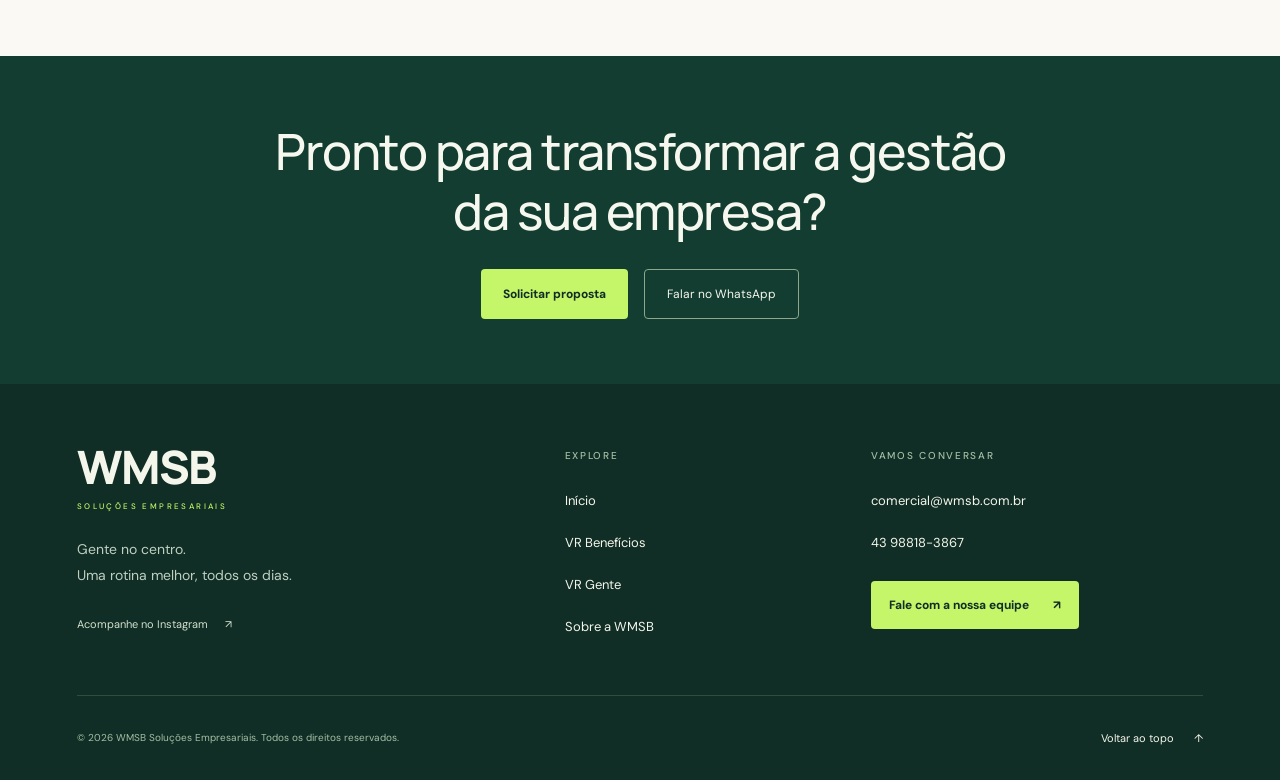
<file: vr-gente.html>
﻿<!DOCTYPE html>
<html lang="pt-BR">
<head>
  <meta charset="UTF-8" />
  <meta name="viewport" content="width=device-width, initial-scale=1.0" />
  <meta name="description" content="VR Gente da WMSB: gestão de ponto e pessoas com controle inteligente, automação e conformidade legal." />
  <title>VR Gente | WMSB Soluções Empresariais</title>
  <link rel="icon" type="image/png" href="img/logo.png" />
  <link rel="shortcut icon" href="img/logo.png" />
  <link rel="apple-touch-icon" href="img/logo.png" />
  <link rel="preconnect" href="https://fonts.googleapis.com" />
  <link rel="preconnect" href="https://fonts.gstatic.com" crossorigin />
  <link href="https://fonts.googleapis.com/css2?family=DM+Sans:wght@400;500;600;700&family=Manrope:wght@400;500;600;700;800&display=swap" rel="stylesheet">
<link rel="stylesheet" href="story.css?v=mvv1hvqn"><link rel="stylesheet" href="product.css?v=mvv1hvqn">
</head>
<body class="product-page">
<a class="skip" href="#conteudo">Ir para o conteúdo</a>


  <main id="conteudo">
    <header class="header"><a href="index.html" class="brand" aria-label="WMSB início"><img src="img/logo.png" alt="WMSB"><span>SOLUÇÕES<br>EMPRESARIAIS</span></a><nav aria-label="Menu principal"><a href="index.html">Início</a><a href="vr-beneficios.html" >VR Benefícios</a><a href="vr-gente.html" aria-current="page">VR Gente</a></nav><a class="contact" href="https://wa.me/5543988183867" target="_blank" rel="noopener noreferrer" data-solution="VR Gente">Vamos conversar <span aria-hidden="true">↗︎</span></a></header>

    <section class="product-hero wrap" id="inicio"><div class="product-hero-copy"><a class="back-home" href="index.html">←︎ Voltar para a WMSB</a><div class="eyebrow"><span class="dot"></span>VR GENTE</div><h1>Menos tempo no ponto.<br>Mais tempo para <em>as pessoas.</em></h1><p class="product-lead">Gestão de jornada para equipes presenciais, híbridas e remotas com menos erros, mais transparência e fechamento de folha mais rápido.</p><div class="product-actions"><a class="button" href="https://wa.me/5543988183867" data-solution="VR Gente">Solicitar proposta <span>↗︎</span></a><a class="text-action" href="#funcionalidades">Explore a solução ↓︎</a></div></div><div class="product-media phone-media"><span class="media-label">A JORNADA NA PALMA DA MÃO</span><img src="img/celular.png" alt="Aplicativo VR Gente para registro de ponto digital"><span class="media-foot">Ponto digital. Pessoas conectadas.</span></div></section>

    <section class="product-section wrap" id="funcionalidades">
      <p class="eyebrow">FUNCIONALIDADES</p>
      <h2>Principais funcionalidades</h2>
      <div class="vr-feature-grid">
        <article class="card"><h3>Registro de ponto digital</h3><p>Marcação via celular, QR Code, reconhecimento facial ou web.</p></article>
        <article class="card"><h3>Controle em tempo real</h3><p>Acompanhe entradas, saídas e jornadas instantaneamente.</p></article>
        <article class="card"><h3>Relatórios completos</h3><p>Dados organizados para gestão estratégica.</p></article>
        <article class="card"><h3>Integração com a folha</h3><p>Automatiza cálculos de horas extras e faltas.</p></article>
        <article class="card"><h3>Gestão de equipe</h3><p>Controle de colaboradores em um só lugar.</p></article>
        <article class="card"><h3>Acesso remoto</h3><p>Funciona para equipes externas e em trabalho remoto.</p></article>
      </div>
    </section>

    <section class="product-section wrap" id="beneficios-vr">
      <p class="eyebrow">BENEFÍCIOS DO VR GENTE</p>
      <h2>Vantagens que impactam a operação, o RH e os resultados</h2>
      <div class="vr-benefits-grid">
        <div class="vr-benefit-item"><span>Redução de erros no controle de ponto</span></div>
        <div class="vr-benefit-item"><span>Diminuição de fraudes</span></div>
        <div class="vr-benefit-item"><span>Economia de tempo no RH</span></div>
        <div class="vr-benefit-item"><span>Mais segurança jurídica (conforme a legislação)</span></div>
        <div class="vr-benefit-item"><span>Automação de processos</span></div>
        <div class="vr-benefit-item"><span>Aumento da produtividade</span></div>
        <div class="vr-benefit-item"><span>Melhor organização da equipe</span></div>
        <div class="vr-benefit-item"><span>Dados em tempo real</span></div>
        <div class="vr-benefit-item"><span>Facilidade na tomada de decisão</span></div>
        <div class="vr-benefit-item"><span>Experiência melhor para o colaborador</span></div>
        <div class="vr-benefit-item"><span>Redução de custos operacionais</span></div>
        <div class="vr-benefit-item"><span>Gestão 100% digital</span></div>
      </div>
    </section>

    <section class="product-section wrap" id="diferenciais">
      <p class="eyebrow">DIFERENCIAIS</p>
      <h2>Por que empresas escolhem o VR Gente</h2>
      <div class="vr-pill-row">
        <span>Fácil de usar</span>
        <span>Implantação rápida</span>
        <span>Suporte especializado</span>
        <span>Tecnologia moderna</span>
        <span>Interface intuitiva</span>
      </div>
    </section>

    <section class="product-section wrap faq-section" id="faq">
      <p class="eyebrow">PERGUNTAS FREQUENTES</p>
      <h2>Perguntas frequentes</h2>
      <p class="vr-lead">Tire suas dúvidas sobre o controle de ponto digital e gestão de pessoas.</p>

      <div class="faq-list">
        <details class="product-faq"><summary>O que é o VR Gente?</summary><div>
            <p>É uma solução completa de gestão de pessoas e controle de ponto digital que automatiza processos do RH e melhora a organização da empresa.</p>
          </div></details>

        <details class="product-faq"><summary>O sistema é permitido por lei?</summary><div>
            <p>Sim. O controle de ponto digital segue a Portaria 671, garantindo segurança jurídica e conformidade com a legislação trabalhista.</p>
          </div></details>

        <details class="product-faq"><summary>Como os colaboradores registram o ponto?</summary><div>
            <p>Podem registrar o ponto via celular, QR Code, reconhecimento facial ou sistema web, com praticidade e segurança.</p>
          </div></details>

        <details class="product-faq"><summary>Funciona para trabalho remoto?</summary><div>
            <p>Sim. A solução funciona para equipes presenciais, híbridas ou em trabalho remoto.</p>
          </div></details>

        <details class="product-faq"><summary>O sistema reduz erros?</summary><div>
            <p>Sim. Automatiza processos e reduz falhas humanas no controle da jornada e no fechamento da folha.</p>
          </div></details>

        <details class="product-faq"><summary>Integra com a folha de pagamento?</summary><div>
            <p>Sim. Permite automatizar cálculos de horas extras, faltas e adicionais.</p>
          </div></details>

        <details class="product-faq"><summary>É difícil de usar?</summary><div>
            <p>Não. A plataforma é intuitiva, fácil de implementar e permite uma rápida adaptação da equipe.</p>
          </div></details>

        <details class="product-faq"><summary>Quais são os principais benefícios?</summary><div>
            <p>Redução de custos, mais produtividade, menos burocracia, segurança jurídica e gestão 100% digital.</p>
          </div></details>
      </div>

      <div class="faq-cta">
        <h3>Ainda tem dúvidas?</h3>
        <a class="btn btn-primary" href="https://wa.me/5543988183867" target="_blank" rel="noopener noreferrer" data-solution="VR Gente">Falar com especialista no WhatsApp</a>
      </div>
    </section>

    <section class="vr-cta">
      <h2>Pronto para transformar a gestão da sua empresa?</h2>
      <div class="hero-actions">
        <a class="btn btn-primary" href="https://wa.me/5543988183867" target="_blank" rel="noopener noreferrer" data-solution="VR Gente">Solicitar proposta</a>
        <a class="btn btn-outline" href="https://wa.me/5543988183867" target="_blank" rel="noopener noreferrer" data-solution="VR Gente">Falar no WhatsApp</a>
      </div>
    </section>

    <footer class="site-footer"><div class="wrap footer-main"><div class="footer-identity"><a class="footer-wordmark" href="index.html" aria-label="WMSB início">WMSB<span>SOLUÇÕES EMPRESARIAIS</span></a><p>Gente no centro.<br>Uma rotina melhor, todos os dias.</p><a class="footer-social-link" href="https://www.instagram.com/wmsbsolucoes/" target="_blank" rel="noopener noreferrer">Acompanhe no Instagram <span aria-hidden="true">↗︎</span></a></div><nav class="footer-column" aria-label="Navegação do rodapé"><h2>Explore</h2><a href="index.html">Início</a><a href="vr-beneficios.html">VR Benefícios</a><a href="vr-gente.html">VR Gente</a><a href="index.html#sobre">Sobre a WMSB</a></nav><div class="footer-column footer-talk"><h2>Vamos conversar</h2><a href="mailto:comercial@wmsb.com.br">comercial@wmsb.com.br</a><a href="tel:+5543988183867">43 98818-3867</a><a class="footer-contact" href="https://wa.me/5543988183867" data-solution="VR Gente">Fale com a nossa equipe <span aria-hidden="true">↗︎</span></a></div></div><div class="wrap footer-base"><small>© 2026 WMSB Soluções Empresariais.<br class="footer-mobile-break"> Todos os direitos reservados.</small><a href="#conteudo">Voltar ao topo <span aria-hidden="true">↑︎</span></a></div></footer>
  </main>

  
  
  <dialog class="contact-dialog" id="contact-dialog" aria-labelledby="contact-title" aria-describedby="contact-description">
<div class="dialog-heading"><span class="eyebrow">VAMOS CONVERSAR</span><button type="button" class="dialog-close" aria-label="Fechar formulário">×</button></div>
<h2 id="contact-title">O próximo passo<br>é <em>com a gente.</em></h2>
<p id="contact-description">Conte um pouco sobre sua empresa. Ao continuar, seus dados serão enviados em uma mensagem no WhatsApp.</p>
<form id="contact-form">
<div class="form-grid">
<label>Seu nome<input name="nome" autocomplete="name" required maxlength="120"></label>
<label>Empresa<input name="empresa" autocomplete="organization" required maxlength="160"></label>
<label>Ramo de atividade<input name="ramo" required maxlength="160"></label>
<label>Quantidade de funcionários<input name="funcionarios" type="number" min="1" step="1" inputmode="numeric" required></label>
<label class="full-field">Solução de interesse<select name="solucao" required><option value="" disabled selected>Selecione uma solução</option><option>VR Gente</option><option>VR Benefícios</option></select></label>
<label class="full-field">Dúvidas ou mensagem <span class="optional">(opcional)</span><textarea name="mensagem" rows="3" maxlength="2000" placeholder="Como podemos ajudar sua equipe?"></textarea></label>
</div>
<div class="form-actions"><button class="cancel-contact" type="button">Cancelar</button><button class="send-contact" type="submit">Continuar no WhatsApp <span aria-hidden="true">↗︎</span></button></div>
</form></dialog>
<script src="contact.js?v=mvv1hvqn" defer></script>
</body>
</html>
</file>
<file: story.css>
:root{--paper:#f4f3ed;--ink:#19352b;--green:#276b46;--muted:#68746a;--line:#d6dbd1;--accent:#d5ec9e}*{box-sizing:border-box}html{scroll-behavior:smooth;scroll-padding-top:100px}body{margin:0;background:var(--paper);color:var(--ink);font-family:'DM Sans',sans-serif;-webkit-font-smoothing:antialiased}a{color:inherit;text-decoration:none}a:focus-visible{outline:3px solid var(--green);outline-offset:6px}::selection{background:var(--accent)}.wrap{width:min(1240px,88%);margin-inline:auto}.header{min-height:100px;display:flex;align-items:center;justify-content:space-between;padding:16px 6%;gap:24px;border-bottom:1px solid var(--line)}.brand{display:flex;align-items:center;gap:12px}.brand img{height:58px;width:58px;object-fit:contain;border-radius:50%}.brand>span{font-size:9px;letter-spacing:1.7px;line-height:1.7}.header nav{display:flex;gap:30px;font-size:13px}.header nav a:hover,.email:hover{text-decoration:underline}.contact{font-size:13px;padding:13px 18px;border:1px solid #aab8a9;border-radius:4px}.contact span{margin-left:20px}.hero{padding-top:78px}.eyebrow{font-size:10px;font-weight:700;letter-spacing:2px;display:flex;gap:10px;align-items:center}.dot{width:7px;height:7px;background:var(--green);border-radius:50%}h1,h2,h3,p{margin:0}h1,h2,h3{font-family:Manrope,sans-serif;font-weight:500}h1{font-size:clamp(54px,7.5vw,108px);line-height:1.07;letter-spacing:-6px;margin-top:32px}em{font-family:Georgia,serif;font-weight:400;color:var(--green)}.hero-bottom{display:flex;align-items:end;justify-content:space-between;padding:32px 0 62px}.hero-bottom p{font-size:16px;line-height:1.8;color:var(--muted)}.round-link{display:flex;align-items:center;gap:25px;font-size:12px;line-height:1.6}.circle{width:54px;height:54px;border:1px solid #b8c1b4;border-radius:50%;display:grid;place-items:center;font-size:23px;transition:background .2s}.round-link:hover .circle{background:var(--accent)}.hero-rule{border-top:1px solid var(--line);display:flex;justify-content:space-between;padding:19px 0;font-size:9px;letter-spacing:1.5px;color:var(--muted)}.journey{background:#e7ebdf;margin-top:26px}.journey-layout{display:grid;grid-template-columns:1.08fr 1fr;gap:11%}.device-column{min-width:0}.device-sticky{position:sticky;top:max(20px,calc((100vh - 570px)/2));padding:30px 0}.device-caption{display:flex;justify-content:space-between;font-size:8px;letter-spacing:1.4px;margin-bottom:22px;color:#5a6c59}.tablet{position:relative;border-radius:28px;padding:24px 16px 16px;background:#28312d;box-shadow:0 32px 48px -28px #213b3a80,0 0 0 1px #5c645d;transform:rotate(-3deg);transition:transform .7s}.tablet[data-scene="1"]{transform:rotate(1deg)}.tablet[data-scene="2"]{transform:rotate(-1deg)}.tablet[data-scene="3"]{transform:rotate(0)}.camera{position:absolute;top:9px;left:50%;width:5px;height:5px;background:#111b18;border-radius:50%;box-shadow:0 0 0 2px #3c443f}.screen{background:#fafbf6;border-radius:13px;padding:24px;overflow:hidden}.screen-top{display:flex;justify-content:space-between;align-items:center;font-size:12px}.screen-top strong{letter-spacing:-.5px}.screen-top strong span{font-weight:400;color:#687660}.online{color:#487348;font-size:8px}.screen-greeting{display:flex;flex-direction:column;gap:6px;margin-top:27px;font-size:16px}.screen-greeting small{font-size:10px;color:#69765f}.clock{font-family:Manrope,sans-serif;font-weight:500;font-size:clamp(60px,6vw,86px);letter-spacing:-5px;text-align:center;margin-top:18px;font-variant-numeric:tabular-nums;line-height:1.25}.clock-label{text-align:center;font-size:9px;text-transform:uppercase;letter-spacing:2px;color:#65725e}.screen-content{display:flex;flex-direction:column;align-items:center;justify-content:center;background:#eaf1e0;border:1px solid #d6e1ca;border-radius:7px;margin:22px 0;padding:15px 7px;min-height:115px;transition:background .4s}.confirm-mark{border-radius:50%;width:24px;height:24px;background:#2e6d46;color:white;display:grid;place-items:center;font-size:14px;margin-bottom:8px}.screen-content strong{font-size:13px}.screen-content p{font-size:10px;color:#5a6c51;margin-top:5px;text-align:center}.tablet[data-scene="1"] .screen-content{background:#f4edda;border-color:#e4d9ba}.tablet[data-scene="1"] .confirm-mark{background:#967d3b}.records{display:grid;grid-template-columns:repeat(3,1fr);gap:8px}.records>div{display:flex;flex-direction:column;gap:8px;border-left:1px solid #e0e5d8;padding-left:10px}.records span{font-size:7px;letter-spacing:1px;color:#65715d}.records strong{font-size:11px;font-weight:500}.records b{color:var(--green);font-weight:400}.screen-bottom{display:flex;justify-content:space-between;border-top:1px solid #e2e7dc;margin-top:20px;padding-top:13px;font-size:8px;color:#69765f}.device-foot{margin-top:30px;display:flex;align-items:center;justify-content:space-between;gap:20px;font-size:9px;color:#617058}.progress-track{width:90px;height:2px;background:#cad2bf}.progress-track span{display:block;width:0;height:100%;background:var(--green)}.chapter{min-height:95vh;display:flex;justify-content:center;flex-direction:column;padding:100px 0}.chapter-label{display:flex;align-items:center;justify-content:space-between;font-size:9px;letter-spacing:1.6px;color:#64735c;margin-bottom:30px;border-bottom:1px solid #c8d1bf;padding-bottom:18px}.chapter-label span{font-family:Manrope,sans-serif;font-size:14px;letter-spacing:0}.chapter h2{font-size:clamp(32px,3.5vw,49px);line-height:1.17;letter-spacing:-1.8px}.chapter p{font-size:14px;line-height:1.9;color:#63715d;margin-top:25px;max-width:350px}.chapter>a{font-size:11px;font-weight:600;display:flex;justify-content:space-between;border-bottom:1px solid #aebca4;padding:18px 0 12px;margin-top:12px;max-width:350px}.chapter>a span{font-size:17px}.chapter-note{font-size:10px;line-height:1.8;color:#63735a;margin-top:43px;padding-left:15px;border-left:2px solid #a6ba92}.solutions{padding-block:110px}.section-heading{margin-bottom:55px}.section-heading h2{font-size:clamp(36px,4.5vw,62px);letter-spacing:-2px;line-height:1.15;margin-top:24px}.solution-row{display:grid;grid-template-columns:40px 1.2fr 1fr 30px;gap:25px;align-items:center;border-top:1px solid var(--line);padding:32px 0}.solution-row:last-child{border-bottom:1px solid var(--line)}.row-number{font-size:10px;color:var(--muted)}.solution-row h3{font-size:25px;letter-spacing:-.8px}.solution-row p{font-size:12px;line-height:1.8;color:var(--muted);max-width:260px}.row-arrow{font-size:27px;transition:transform .2s}.solution-row:hover .row-arrow{transform:translate(4px,-4px)}.about{background:#203d30;color:#f2f2e9;padding:85px 0}.about-grid{display:grid;grid-template-columns:1fr 2fr;gap:30px}.about .eyebrow{align-self:start;font-size:9px;color:#b5c5a9;margin-top:10px}.about h2{font-size:clamp(32px,4vw,52px);line-height:1.2;letter-spacing:-1.8px}.about em{color:#c4dd9e}.about p{max-width:490px;margin-top:27px;font-size:14px;line-height:1.9;color:#bccbbb}.about a{display:inline-block;margin-top:26px;font-size:12px;border-bottom:1px solid #798f76;padding-bottom:9px}.closing{padding-block:105px;text-align:center}.closing .eyebrow{justify-content:center}.closing h2{font-size:clamp(48px,6vw,82px);line-height:1.1;letter-spacing:-3px;margin-top:28px}.button{display:flex;width:max-content;gap:50px;align-items:center;margin:34px auto 20px;background:var(--ink);color:#f7f7ee;font-size:13px;padding:20px 25px;border-radius:3px;transition:background .2s}.button:hover{background:var(--green)}.email{font-size:11px;color:var(--muted)}.footer{border-top:1px solid var(--line);display:flex;align-items:center;justify-content:space-between;gap:25px;padding-block:30px 40px}.footer-name{font-family:Manrope,sans-serif;font-size:24px;font-weight:800;letter-spacing:-1px}.footer-name span{display:block;font-family:'DM Sans',sans-serif;font-size:8px;font-weight:400;letter-spacing:1px;margin-top:4px}.footer>div{display:flex;gap:25px;font-size:10px}.footer small{font-size:8px;color:var(--muted)}.skip{position:absolute;top:-100px;left:20px;background:white;padding:12px;z-index:20}.skip:focus{top:10px}
@media(min-width:1500px){.chapter{min-height:850px}}@media(max-width:900px){.header nav{gap:15px;font-size:11px}.brand>span{display:none}.journey-layout{gap:7%}.screen{padding:18px}.device-caption{font-size:7px;letter-spacing:.8px}.chapter h2{font-size:34px}.solution-row{gap:15px}.solution-row h3{font-size:21px}.hero h1{letter-spacing:-3px}.device-sticky{top:max(20px,calc((100vh - 520px)/2))}}
@media(max-width:600px){html{scroll-padding-top:20px}.header{min-height:80px;padding:12px 6%;gap:12px}.brand img{width:47px;height:47px}.header nav{display:none}.contact{font-size:11px;padding:11px 14px}.hero{padding-top:48px}.hero .eyebrow{font-size:8px;letter-spacing:1.3px}h1{font-size:clamp(38px,11.8vw,58px);letter-spacing:-2.8px;margin-top:26px}.hero-bottom{align-items:start;gap:22px;padding:25px 0 35px}.hero-bottom p{font-size:12px;line-height:1.8}.round-link{font-size:9px;gap:12px}.circle{width:35px;height:35px;font-size:17px;flex-shrink:0}.hero-rule{font-size:7px;letter-spacing:.6px;gap:20px}.hero-rule span:last-child{max-width:80px;text-align:right}.journey{margin-top:12px}.journey-layout{display:block}.device-column{position:sticky;top:0;z-index:2;margin-inline:-6.82%;padding:0 6%;background:#e7ebdf;border-bottom:1px solid #cbd3c1}.device-sticky{position:relative;top:auto;max-width:310px;margin:auto;padding:17px 0 10px}.device-caption{margin-bottom:10px;font-size:6px}.tablet{padding:17px 10px 10px;border-radius:20px;transform:none!important}.camera{top:6px;width:4px;height:4px}.screen{padding:13px 17px;border-radius:10px;min-height:230px}.screen-top{font-size:10px}.screen-greeting{margin-top:13px;font-size:12px;gap:3px}.screen-greeting small{font-size:8px}.online{font-size:7px}.clock{font-size:52px;letter-spacing:-3px;margin-top:5px;line-height:1.1}.clock-label{font-size:7px;letter-spacing:1.2px}.screen-content{margin:10px 0;padding:8px;min-height:57px}.confirm-mark{display:none}.screen-content strong{font-size:10px}.screen-content p{font-size:8px;margin-top:4px}.records{gap:5px}.records>div{gap:4px;padding-left:6px}.records span{font-size:6px}.records strong{font-size:9px}.screen-bottom{display:none}.device-foot{margin-top:9px;font-size:7px}.progress-track{width:65px}.chapter{min-height:78vh;padding:45px 0 65px}.chapter-label{margin-bottom:18px}.chapter h2{font-size:36px}.chapter p{font-size:13px;margin-top:18px;line-height:1.8}.chapter-note{margin-top:22px}.chapter>a{font-size:11px;padding-top:12px}.solutions{padding-block:65px}.section-heading h2{font-size:38px}.section-heading{margin-bottom:35px}.solution-row{grid-template-columns:20px 1fr 25px;gap:12px;padding:24px 0}.solution-row h3{font-size:21px}.solution-row p{grid-column:2;grid-row:2;font-size:11px;max-width:240px}.row-arrow{grid-column:3;grid-row:1 / 3}.about{padding-block:55px}.about-grid{display:block}.about h2{margin-top:26px;font-size:36px}.about p{font-size:13px}.closing{padding-block:65px}.closing .eyebrow{font-size:8px}.closing h2{font-size:50px;letter-spacing:-2px}.footer{flex-wrap:wrap;gap:25px}.footer>div{flex-direction:column;gap:10px;text-align:right}.footer small{width:100%}.eyebrow{font-size:9px}}
@media(max-height:650px) and (max-width:600px){.device-sticky{max-width:260px;padding-top:8px}.device-caption{display:none}.screen{min-height:0;padding:10px 15px}.screen-greeting{display:none}.clock{font-size:40px}.device-foot{margin-top:7px}.chapter{min-height:85vh}}
@media(prefers-reduced-motion:reduce){html{scroll-behavior:auto}*,*::before,*::after{transition:none!important;animation:none!important}}

/* Verde profundo, verde vivo e base clara: mais contraste na narrativa. */
:root{--paper:#faf9f3;--ink:#102e25;--green:#087044;--muted:#53685b;--line:#d1dcd2;--accent:#c5f568}
.contact{background:var(--accent);border-color:var(--accent);font-weight:700;min-height:44px;display:flex;align-items:center}
.contact:hover{background:#b6ec51}
.dot{background:#07824c;box-shadow:0 0 0 4px #07824c12}
.journey{background:#123d30;color:#f6f8ef}
.device-caption,.device-foot{color:#bfd2be}
.tablet{background:#14271f;box-shadow:0 36px 65px -25px #041c18b3,0 0 0 1px #71977e}
.screen{color:#163c2a;background:#fcfdf7}
.chapter-label{color:#c3dda7;border-color:#446452}
.chapter h2 em{color:var(--accent)}
.chapter p{color:#c8d8cc}
.chapter>a{border-color:#729578;color:#f3fae9;min-height:44px}
.chapter>a:hover{color:var(--accent)}
.chapter-note{color:#b1c9b6;border-color:#b6e770}
.progress-track{background:#446652}.progress-track span{background:var(--accent)}
.round-link:hover .circle{border-color:#087044}
.solution-row:hover h3{color:var(--green)}
.about{background:#e4eedc;color:var(--ink)}
.about .eyebrow,.about p{color:#466348}.about em{color:var(--green)}.about a{border-color:#809978;min-height:44px}
.button{background:var(--accent);color:var(--ink);font-weight:700}.button:hover{background:#b6ec51;color:var(--ink)}
.contact-open{overflow:hidden}
.contact-dialog{border:1px solid #d2ddce;border-radius:18px;background:var(--paper);color:var(--ink);width:min(580px,calc(100% - 32px));max-height:calc(100dvh - 40px);margin:auto;padding:28px;overflow-y:auto;overscroll-behavior:contain;box-shadow:0 30px 100px #00180f40}
.contact-dialog::backdrop{background:#071f19b3;backdrop-filter:blur(5px)}
.dialog-heading{display:flex;align-items:center;justify-content:space-between;gap:16px}
.dialog-close{width:44px;height:44px;border:1px solid #c8d6c5;background:transparent;border-radius:50%;color:var(--ink);font-size:27px;cursor:pointer;flex-shrink:0}
.dialog-close:hover{background:#e4eedc}
.contact-dialog h2{font-size:36px;line-height:1.15;letter-spacing:-1.2px;margin-top:8px}
.contact-dialog>p{font-size:13px;line-height:1.7;color:var(--muted);margin:16px 0 24px}
.form-grid{display:grid;grid-template-columns:1fr 1fr;gap:18px 16px}
.form-grid label{display:flex;flex-direction:column;gap:8px;font-size:12px;font-weight:600;min-width:0}
.full-field{grid-column:1 / -1}.optional{font-weight:400;color:var(--muted)}
.form-grid input,.form-grid select,.form-grid textarea{width:100%;min-width:0;min-height:46px;padding:11px 12px;border:1px solid #aebbab;border-radius:6px;background:#fffef9;color:var(--ink);font:inherit;font-size:16px;font-weight:400}
.form-grid textarea{resize:vertical;min-height:90px}.form-grid input:focus,.form-grid select:focus,.form-grid textarea:focus{outline:2px solid var(--green);outline-offset:2px}
.form-actions{display:flex;justify-content:flex-end;gap:12px;margin-top:24px}
.form-actions button{font:inherit;font-size:13px;min-height:48px;border-radius:6px;padding:12px 18px;cursor:pointer}
.cancel-contact{background:transparent;border:1px solid #aebbab;color:var(--ink)}
.send-contact{background:var(--accent);color:var(--ink);border:1px solid #b4df68;font-weight:700!important}.send-contact:hover{background:#b6ec51}.send-contact span{margin-left:12px}
button:focus-visible{outline:3px solid var(--green);outline-offset:3px}
@media(max-width:600px){.device-column{background:#123d30;border-color:#446452}.device-sticky{max-width:290px}.device-caption,.device-foot{color:#c3d8bd}.contact-dialog{padding:20px;width:calc(100% - 24px);max-height:calc(100dvh - 24px);border-radius:14px}.contact-dialog h2{font-size:31px}.form-grid{grid-template-columns:1fr;gap:16px}.full-field{grid-column:auto}.form-actions{flex-direction:column-reverse;gap:10px}.form-actions button{width:100%;min-height:48px}.round-link{min-height:44px}.footer>div a{display:flex;align-items:center;min-height:44px}.chapter h2{font-size:clamp(29px,8.5vw,36px)}}

/* No celular, o tablet une a abertura e a jornada. */
.journey-intro,.mobile-clockbar{display:none}
@media(max-width:600px){
  html{scroll-padding-top:110px}
  .hero{padding-top:36px}
  .hero-bottom{display:block;padding:23px 0 24px}
  .hero-bottom p{font-size:14px;line-height:1.8;max-width:100%;text-wrap:pretty}
  .round-link{justify-content:space-between;width:100%;margin-top:20px;font-size:12px;line-height:1.5}
  .round-link>span:first-child br{display:none}
  .circle{width:44px;height:44px;font-size:21px}
  .hero-rule{padding:16px 0;font-size:8px;line-height:1.6}
  .hero-rule span:last-child{display:none}
  .journey-intro{display:block;padding:30px 0 22px}
  .journey-intro .eyebrow{font-size:8px;letter-spacing:1.5px;color:var(--muted)}
  .journey-intro p{font-family:Manrope,sans-serif;font-size:29px;line-height:1.2;letter-spacing:-1px;margin-top:14px}
  .journey{margin-top:0;background:linear-gradient(to bottom,var(--paper) 0px,var(--paper) 150px,#123d30 150px,#123d30 100%)}
  .device-column{position:relative;top:auto;margin:0;padding:0;background:transparent;border:0;z-index:1}
  .device-sticky{position:relative;max-width:310px;padding:0 0 20px;margin:auto}
  .device-caption{color:#4e6959;margin-bottom:14px;font-size:7px}
  .device-foot{color:#c3d8bd;font-size:8px;margin-top:20px}
  .tablet{border-radius:23px;padding:20px 12px 12px;box-shadow:0 25px 45px -18px #041c1899,0 0 0 1px #71977e}
  .screen{padding:18px;min-height:260px}
  .screen-top{font-size:11px}.screen-greeting{display:flex;font-size:13px;margin-top:16px}
  .screen-greeting small{font-size:9px}.clock{font-size:62px;margin-top:12px}
  .screen-content{min-height:65px;margin-block:13px}.screen-content strong{font-size:11px}.screen-content p{font-size:9px}
  .records strong{font-size:10px}.records span{font-size:7px}
  .mobile-clockbar{position:sticky;top:0;z-index:3;display:grid;grid-template-columns:1fr auto;gap:4px 16px;align-items:center;min-height:88px;margin:0 -6.82%;padding:14px 6% 17px;background:#123d30;border-bottom:1px solid #55725b;box-shadow:0 12px 20px -20px #000}
  .mini-brand{font-family:Manrope,sans-serif;font-size:11px;font-weight:800;letter-spacing:.3px}
  .mini-brand>span{display:block;font-family:'DM Sans',sans-serif;font-size:7px;font-weight:400;letter-spacing:1.2px;color:#b7cdb6;margin-top:4px}
  .mini-time{grid-column:2;grid-row:1 / 3;font-family:Manrope,sans-serif;font-size:34px;line-height:1;font-variant-numeric:tabular-nums;letter-spacing:-1.5px;color:var(--accent)}
  .mini-status{font-size:10px;color:#d7e6ce;line-height:1.4}
  .mini-progress{position:absolute;bottom:0;left:0;right:0;height:2px;background:#3e5f4c}.mini-progress>span{display:block;width:0;height:100%;background:var(--accent)}
  .chapter{min-height:calc(100svh - 90px);padding:42px 0 52px}
  .chapter h2{font-size:clamp(29px,8.5vw,38px)}
  .chapter p{font-size:14px;line-height:1.85}
  .chapter-label{font-size:9px;line-height:1.5;gap:10px}
  .chapter>a{font-size:12px;padding-block:16px}
  .chapter-note{font-size:11px;margin-top:24px}
}
@media(max-width:600px) and (max-height:650px){
  .device-sticky{max-width:275px}.screen{min-height:230px;padding:14px 16px}.clock{font-size:52px}.screen-greeting{margin-top:10px}.device-caption{display:flex}.mobile-clockbar{min-height:78px;padding-block:10px 13px}.chapter{min-height:calc(100svh - 80px)}
}

/* O próprio tablet permanece em cena durante toda a jornada mobile. */
@media(max-width:600px){
  html{scroll-padding-top:300px}
  .mobile-clockbar{display:none}
  .device-column{position:sticky;top:0;z-index:3;margin-inline:-6.82%;padding:12px 6% 10px;background:linear-gradient(to bottom,var(--paper) 0,var(--paper) 140px,#123d30 140px,#123d30 100%);border-bottom:1px solid #45664f}
  .device-sticky{max-width:285px;padding:0;margin:auto}
  .device-caption{display:flex;margin-bottom:10px;font-size:7px}
  .tablet{padding:18px 10px 10px;border-radius:23px}
  .screen{min-height:0;padding:12px 16px;border-radius:13px}
  .screen-top{font-size:11px}
  .screen-greeting{display:flex;margin-top:10px;font-size:12px;gap:3px}
  .screen-greeting small{display:none}
  .clock{font-size:55px;line-height:1.1;margin-top:7px}
  .clock-label{font-size:7px;letter-spacing:1.2px}
  .screen-content{min-height:51px;margin:10px 0;padding:7px 5px}
  .screen-content strong{font-size:11px}
  .screen-content p{font-size:9px;line-height:1.4}
  .records span{font-size:6px}.records strong{font-size:9px}
  .device-foot{margin-top:10px;font-size:7px}
  .chapter{min-height:calc(100svh - 280px);padding:35px 0 45px}
}
@media(max-width:600px) and (max-height:650px){
  .device-column{padding-top:9px;padding-bottom:9px;background:linear-gradient(to bottom,var(--paper) 0,var(--paper) 105px,#123d30 105px,#123d30 100%)}
  .device-sticky{max-width:250px}
  .device-caption{display:none}
  .screen{padding:10px 14px}.screen-greeting{display:none}
  .clock{font-size:43px;margin-top:5px}
  .screen-content{min-height:42px;margin:7px 0}.screen-content p{display:none}
  .device-foot{margin-top:8px}
  .chapter{min-height:calc(100svh - 220px);padding-block:28px 36px}
}

/* Capítulos seguem a altura do conteúdo, sem telas vazias entre momentos. */
@media(max-width:600px){
  .chapter{min-height:0;justify-content:flex-start;padding:30px 0 32px}
  .chapter + .chapter{padding-top:24px}
  .chapter-label{margin-bottom:18px}
  .chapter p{margin-top:16px}
  .chapter-note{margin-top:18px}
}

/* A luz acompanha a hora exibida no tablet, em ambos os sentidos do scroll. */
.journey{--day-bg:#e9f1de;--day-ink:#102e25;--day-accent:#124b31;--day-line:#173d2b55;--day-screen:#fcfdf7;background:var(--day-bg);color:var(--day-ink)}
.journey .chapter-label,.journey .chapter p,.journey .chapter-note,.journey .device-caption,.journey .device-foot{color:var(--day-ink)}
.journey .chapter-label,.journey .chapter>a{border-color:var(--day-line)}
.journey .chapter h2 em,.journey .chapter>a:hover{color:var(--day-accent)}
.journey .chapter>a{color:var(--day-ink)}
.journey .chapter-note{border-color:var(--day-accent)}
.journey .progress-track{background:var(--day-line)}
.journey .progress-track span{background:var(--day-accent)}
.journey .screen{background:var(--day-screen)}
@media(max-width:600px){
  .journey{background:linear-gradient(to bottom,var(--paper) 0,var(--paper) 150px,var(--day-bg) 150px,var(--day-bg) 100%)}
  .journey .device-column{background:linear-gradient(to bottom,var(--paper) 0,var(--paper) 140px,var(--day-bg) 140px,var(--day-bg) 100%);border-color:var(--day-line)}
  .journey .device-caption{color:#365441}
}
@media(max-width:600px) and (max-height:650px){
  .journey .device-column{background:linear-gradient(to bottom,var(--paper) 0,var(--paper) 105px,var(--day-bg) 105px,var(--day-bg) 100%)}
}

/* Rodapé compartilhado: identidade, navegação e contato. */
.site-footer{background:#102e25;color:#f4f6ec;padding:60px 0 0}
.footer-main{display:grid;grid-template-columns:1.4fr .8fr 1.1fr;gap:65px;padding-bottom:48px}
.footer-wordmark{display:inline-block;font-family:Manrope,sans-serif;font-weight:800;font-size:46px;line-height:1;letter-spacing:-2px}
.footer-wordmark>span{display:block;font-family:'DM Sans',sans-serif;font-size:8px;font-weight:500;letter-spacing:2.4px;line-height:1.6;margin-top:10px;color:#c5f568}
.footer-identity>p{font-size:14px;line-height:1.8;color:#bfcfc2;margin-top:23px}
.footer-social-link{display:inline-flex;gap:17px;align-items:center;font-size:11px;min-height:44px;margin-top:14px;color:#d3dfce}
.footer-column{display:flex;flex-direction:column;align-items:flex-start;min-width:0}
.footer-column>h2{font-family:'DM Sans',sans-serif;font-size:10px;font-weight:500;line-height:1.5;text-transform:uppercase;letter-spacing:1.7px;color:#a4bfa7;margin:4px 0 16px}
.footer-column>a{display:flex;align-items:center;min-height:42px;font-size:13px;line-height:1.5;overflow-wrap:anywhere}
.footer-column>a:hover,.footer-social-link:hover,.footer-base>a:hover{color:#c5f568}
.footer-column>.footer-contact{display:flex;justify-content:space-between;align-items:center;gap:24px;background:#c5f568;color:#102e25;border-radius:4px;padding:14px 18px;margin-top:18px;font-size:12px;font-weight:700;min-height:48px}
.footer-column>.footer-contact:hover{background:#b6ec51;color:#102e25}
.footer-base{border-top:1px solid #8ca88b40;display:flex;align-items:center;justify-content:space-between;gap:25px;padding-block:20px}
.footer-base>small{font-size:10px;line-height:1.8;color:#a4bfa7}
.footer-base>a{font-size:11px;display:flex;align-items:center;gap:20px;min-height:44px}
.footer-mobile-break{display:none}
.site-footer a:focus-visible{outline-color:#c5f568}
@media(max-width:900px){.footer-main{grid-template-columns:1.1fr .7fr 1.2fr;gap:30px}.footer-column>a{font-size:12px}.footer-column>.footer-contact{gap:15px;font-size:11px;padding-inline:14px}}
@media(max-width:600px){.site-footer{padding-top:38px}.footer-main{grid-template-columns:1fr;gap:30px;padding-bottom:30px}.footer-wordmark{font-size:42px}.footer-identity>p{margin-top:18px;font-size:14px}.footer-social-link{margin-top:7px;font-size:12px}.footer-column{padding-top:24px;border-top:1px solid #8ca88b40}.footer-column>h2{margin-bottom:10px;font-size:10px}.footer-column>a{font-size:14px;min-height:44px}.footer-column>.footer-contact{width:100%;font-size:13px;padding:15px 18px;margin-top:14px}.footer-base{align-items:flex-start;gap:16px;padding-block:18px 24px}.footer-base>small{font-size:9px}.footer-base>a{font-size:10px;gap:9px;flex-shrink:0;min-height:44px}.footer-mobile-break{display:block}}

/* Frases de apoio legíveis, com menos sobra entre capítulos no celular. */
@media(max-width:600px){
  .chapter .chapter-note{font-size:14px;line-height:1.6;margin-top:18px;padding-left:14px}
  .chapter{padding-bottom:22px}
  .chapter:last-child{padding-bottom:26px}
}

/* Formulário compacto, sem barra visível e com rolagem acessível quando necessária. */
.contact-dialog{padding:22px 26px;scrollbar-width:none;-ms-overflow-style:none}
.contact-dialog::-webkit-scrollbar{display:none;width:0;height:0}
.contact-dialog h2{font-size:31px;line-height:1.12;margin-top:4px}
.contact-dialog>p{font-size:12px;line-height:1.6;margin:12px 0 17px}
.form-grid{gap:13px 16px}
.form-grid label{gap:6px}
.form-grid .full-field:has(textarea){display:block}
.form-grid .full-field:has(textarea) .optional{display:inline}
.form-grid textarea{display:block;min-height:64px;height:64px;margin-top:6px}
.form-grid input,.form-grid select{min-height:44px;padding:9px 11px}
.form-actions{margin-top:17px}
@media(min-width:601px) and (max-height:740px){
  .contact-dialog{padding:17px 24px;max-height:calc(100dvh - 24px)}
  .contact-dialog h2{font-size:27px;line-height:1.1}
  .contact-dialog h2 br{display:none}
  .contact-dialog>p{margin:9px 0 13px;line-height:1.5}
  .form-grid{gap:10px 14px}
  .form-grid label{gap:5px}
  .form-grid textarea{min-height:55px;height:55px}
  .form-actions{margin-top:13px}
}
@media(max-width:600px){
  .contact-dialog{padding:18px;max-height:calc(100dvh - 20px)}
  .contact-dialog h2{font-size:28px}
  .contact-dialog h2 br{display:none}
  .contact-dialog>p{font-size:12px;margin:12px 0 16px}
  .form-grid{gap:13px}
  .form-grid textarea{min-height:70px;height:70px}
  .form-actions{margin-top:16px}
}

/* Soleil décoratif : trajectoire pilotée par l’heure du récit. */
.journey{--sun-x:7%;--sun-y:160px;--sun-color:#ffe18e;--sun-opacity:1}
.device-sticky{isolation:isolate;padding-top:85px}
.day-sky{position:absolute;inset:0 -26px 30px;z-index:0;overflow:hidden;pointer-events:none;border-radius:24px}
.day-sun{position:absolute;left:var(--sun-x);top:var(--sun-y);width:112px;height:112px;transform:translate(-50%,-20%);border-radius:50%;background:var(--sun-color);opacity:var(--sun-opacity);box-shadow:0 0 35px 14px color-mix(in srgb,var(--sun-color) 40%,transparent),0 0 85px 36px color-mix(in srgb,var(--sun-color) 17%,transparent)}
.day-sun::after{content:'';position:absolute;inset:-28px;border-radius:50%;background:radial-gradient(circle,color-mix(in srgb,var(--sun-color) 20%,transparent),transparent 70%)}
.device-caption,.device-foot{position:relative;z-index:2}
.journey .tablet{z-index:1}
@media(max-width:600px){
  .journey .device-sticky{padding-top:51px}
  .day-sky{inset:0 -15px 20px}
  .day-sun{width:82px;height:82px;top:calc(var(--sun-y) * .75);box-shadow:0 0 26px 10px color-mix(in srgb,var(--sun-color) 40%,transparent),0 0 55px 22px color-mix(in srgb,var(--sun-color) 17%,transparent)}
}
@media(max-width:600px) and (max-height:650px){.journey .device-sticky{padding-top:35px}.day-sun{width:66px;height:66px;top:calc(var(--sun-y) * .6)}}

/* Sol mais discreto: menor, translúcido e com halo curto. */
.day-sky{opacity:.45}
.day-sun{width:76px;height:76px;box-shadow:0 0 22px 7px color-mix(in srgb,var(--sun-color) 24%,transparent),0 0 45px 14px color-mix(in srgb,var(--sun-color) 8%,transparent)}
.day-sun::after{inset:-15px;opacity:.4}
@media(max-width:600px){.day-sun{width:54px;height:54px;box-shadow:0 0 16px 5px color-mix(in srgb,var(--sun-color) 24%,transparent),0 0 30px 9px color-mix(in srgb,var(--sun-color) 8%,transparent)}}
@media(max-width:600px) and (max-height:650px){.day-sun{width:44px;height:44px}}


/* Tamanho original: o sol ocupa o fundo, sem aumentar a altura do tablet. */
@media(min-width:601px){
  .device-sticky{padding:30px 0;top:max(8px,calc((100dvh - 620px)/2))}
  .journey .tablet{max-width:none;margin-inline:0}
  .day-sky{inset:-32px -26px 30px}
}
@media(min-width:601px) and (max-width:900px){
  .device-sticky{top:max(8px,calc((100dvh - 560px)/2))}
}

/* Arco do sol contido na área visível do tablet no celular. */
@media(max-width:600px){
  .day-sky{inset:8px -10px 20px}
  .day-sun{top:calc(12px + var(--sun-y) * .35);left:clamp(30px,var(--sun-x),calc(100% - 30px));transform:translateX(-50%)}
}
@media(max-width:600px) and (max-height:650px){
  .day-sky{inset:6px -10px 16px}
  .day-sun{top:calc(8px + var(--sun-y) * .25)}
}
</file>
<file: product.css>
/* Páginas de produto usam a mesma identidade da home. */
.product-page .header nav [aria-current="page"]{color:var(--green);text-decoration:underline;text-underline-offset:6px}
.product-hero{display:grid;grid-template-columns:1.25fr .85fr;gap:7%;align-items:center;padding-block:58px 80px}
.back-home{display:inline-flex;align-items:center;min-height:44px;font-size:11px;color:var(--muted);margin-bottom:28px}
.product-hero h1{font-size:clamp(43px,4.6vw,66px);line-height:1.12;letter-spacing:-2.7px;margin-top:23px}
.product-lead{font-size:15px;line-height:1.9;color:var(--muted);max-width:510px;margin-top:26px}
.product-actions{display:flex;align-items:center;gap:24px;flex-wrap:wrap;margin-top:28px}
.product-actions .button{margin:0;gap:30px}
.text-action{font-size:12px;min-height:44px;display:flex;align-items:center}
.product-media{min-width:0;min-height:420px;background:#123d30;border-radius:4px;padding:25px;display:flex;flex-direction:column;align-items:center;justify-content:space-between;overflow:hidden;gap:20px}
.media-label{align-self:flex-start;font-size:8px;letter-spacing:1.7px;color:#c1d7ba}
.media-foot{font-size:9px;color:#bfd3bb;text-align:center}
.phone-media img{width:min(100%,260px);height:330px;object-fit:contain;filter:drop-shadow(0 16px 20px #00190f66)}
.benefits-media{justify-content:center;gap:45px;min-height:450px;background:#e4eedc}
.benefits-media .media-label,.benefits-media .media-foot{color:#466348}
.benefit-card{background:#c5f568;color:#163d2b;width:100%;aspect-ratio:1.58;border-radius:15px;transform:rotate(-7deg);padding:22px;box-shadow:0 25px 25px -15px #163d2b38;display:flex;flex-direction:column;justify-content:space-between;gap:15px}
.card-brand{font-family:Manrope,sans-serif;font-size:28px;font-weight:800;display:flex;justify-content:space-between;align-items:center}
.card-brand span{font-family:'DM Sans',sans-serif;font-weight:500;font-size:8px;letter-spacing:1.2px}
.card-chip{width:30px;height:23px;display:block;border:1px solid #7e9742;border-radius:5px;background:#c1d784}
.benefit-card>strong{font-family:Manrope,sans-serif;font-size:19px;font-weight:500;line-height:1.3;letter-spacing:-.5px}
.card-bottom{display:flex;justify-content:space-between;font-size:7px;letter-spacing:1px}
.product-section{padding-block:65px;border-top:1px solid var(--line)}
.product-section>h2{font-size:clamp(30px,3.5vw,46px);line-height:1.2;letter-spacing:-1.7px;max-width:760px;margin-top:20px}
.vr-lead{font-size:14px;line-height:1.9;color:var(--muted);margin-top:20px;max-width:720px}
.rb-suite-grid,.vr-feature-grid,.rb-module-grid{margin-top:35px;counter-reset:features;display:grid;grid-template-columns:1fr 1fr;column-gap:55px}
.card,.rb-module{counter-increment:features;border-top:1px solid var(--line);padding:25px 0;display:grid;grid-template-columns:26px 1fr;gap:10px 15px;align-content:start}
.card::before,.rb-module::before{content:counter(features,decimal-leading-zero);grid-row:1 / 3;font-size:10px;color:var(--green);padding-top:6px}
.card h3,.rb-module h3{font-size:21px;letter-spacing:-.7px;line-height:1.3}
.card p,.rb-module p{font-size:13px;line-height:1.8;color:var(--muted);grid-column:2;max-width:390px}
.vr-benefits-grid{display:grid;grid-template-columns:1fr 1fr;gap:0 55px;margin-top:32px}
.vr-benefit-item{font-size:14px;line-height:1.7;padding:17px 0;border-bottom:1px solid var(--line);display:flex;align-items:start;gap:14px}
.vr-benefit-item::before{content:'↗';color:var(--green);font-size:16px}
.vr-pill-row{display:flex;flex-wrap:wrap;gap:0;margin-top:28px}
.vr-pill-row span{font-size:14px;line-height:1.6;padding:12px 28px 12px 0;margin-right:28px;border-bottom:1px solid var(--line)}
.vr-cta{background:#123d30;color:#f6f8ef;padding:65px 6%;text-align:center}
.vr-cta h2{font-size:clamp(30px,4vw,50px);line-height:1.2;letter-spacing:-1.5px;max-width:780px;margin:auto}
.hero-actions{display:flex;flex-wrap:wrap;justify-content:center;gap:16px;margin-top:28px}
.btn{display:inline-flex;justify-content:center;align-items:center;min-height:48px;padding:15px 22px;font-size:12px;border-radius:4px;text-align:center;line-height:1.5}
.btn-primary{background:var(--accent);color:var(--ink);font-weight:700}
.btn-primary:hover{background:#b6ec51}
.btn-outline{border:1px solid #8ca78b;color:inherit}
.faq-list{margin-top:32px}
.product-faq{border-bottom:1px solid var(--line)}
.product-faq:first-child{border-top:1px solid var(--line)}
.product-faq summary{padding:22px 40px 22px 0;font-size:15px;line-height:1.6;cursor:pointer;position:relative;list-style:none}
.product-faq summary::-webkit-details-marker{display:none}
.product-faq summary::after{content:'+';font-size:22px;position:absolute;right:6px;top:19px;color:var(--green)}
.product-faq[open] summary::after{content:'−'}
.product-faq>div{padding:0 40px 23px 0;max-width:820px}
.product-faq p{font-size:14px;line-height:1.85;color:var(--muted)}
.product-faq summary:focus-visible{outline:2px solid var(--green);outline-offset:4px}
.faq-cta{display:flex;align-items:center;justify-content:space-between;gap:24px;margin-top:30px}
.faq-cta h3{font-size:22px;letter-spacing:-.5px}
.product-page .footer{margin-top:0}
@media(max-width:900px){.product-hero{gap:5%;grid-template-columns:1.15fr .85fr}.product-hero h1{font-size:43px;letter-spacing:-1.8px}.product-media{padding:20px;min-height:370px}.benefits-media{gap:38px}.benefit-card{padding:17px}.benefit-card>strong{font-size:17px}.card-bottom{font-size:6px;letter-spacing:.4px}.rb-suite-grid,.vr-feature-grid,.rb-module-grid,.vr-benefits-grid{column-gap:30px}}
@media(max-width:600px){
 .product-page .header{flex-wrap:wrap;gap:10px 15px;padding-bottom:0}
 .product-page .header nav{display:flex;order:3;width:100%;justify-content:space-between;gap:12px;border-top:1px solid var(--line);font-size:12px}
 .product-page .header nav a{display:flex;align-items:center;min-height:46px}
 .product-hero{display:block;padding-block:24px 42px}
 .back-home{font-size:11px;margin-bottom:20px}
 .product-hero h1{font-size:clamp(34px,9.2vw,50px);letter-spacing:-1.8px;line-height:1.14;margin-top:18px}
 .product-hero h1 br{display:none}
 .product-lead{font-size:14px;line-height:1.85;margin-top:22px}
 .product-actions{gap:10px 20px;margin-top:23px}.product-actions .button{font-size:13px;padding:16px 20px}
 .text-action{font-size:12px}
 .product-media{margin-top:30px;min-height:0;padding:22px;gap:20px}
 .phone-media img{height:280px;width:min(100%,245px)}
 .benefits-media{padding:26px 28px;gap:30px}
 .benefit-card{max-width:330px;padding:20px;gap:12px}.benefit-card>strong{font-size:20px}.card-bottom{font-size:7px}
 .media-label{font-size:8px;letter-spacing:1.2px}.media-foot{font-size:9px}
 .product-section{padding-block:38px}
 .product-section>h2{font-size:32px;letter-spacing:-1.1px;margin-top:16px}
 .rb-suite-grid,.vr-feature-grid,.rb-module-grid,.vr-benefits-grid{grid-template-columns:1fr;margin-top:25px}
 .card,.rb-module{padding:21px 0;gap:8px 12px}
 .card h3,.rb-module h3{font-size:21px}.card p,.rb-module p{font-size:14px}
 .vr-benefit-item{font-size:14px;padding-block:15px}
 .vr-pill-row{margin-top:20px;display:block}.vr-pill-row span{display:block;margin:0;padding:14px 0;font-size:14px}
 .vr-cta{padding:44px 6%}.vr-cta h2{font-size:33px;letter-spacing:-1px}
 .hero-actions{display:grid;grid-template-columns:1fr;margin-top:24px;gap:12px}
 .btn{min-height:48px;font-size:13px}
 .product-faq summary{font-size:14px;padding-block:20px}
 .product-faq p{font-size:14px}.product-faq>div{padding-right:12px}
 .faq-cta{display:block}.faq-cta .btn{width:100%;margin-top:17px}
 .product-page .footer{padding-top:26px}
}
</file>
